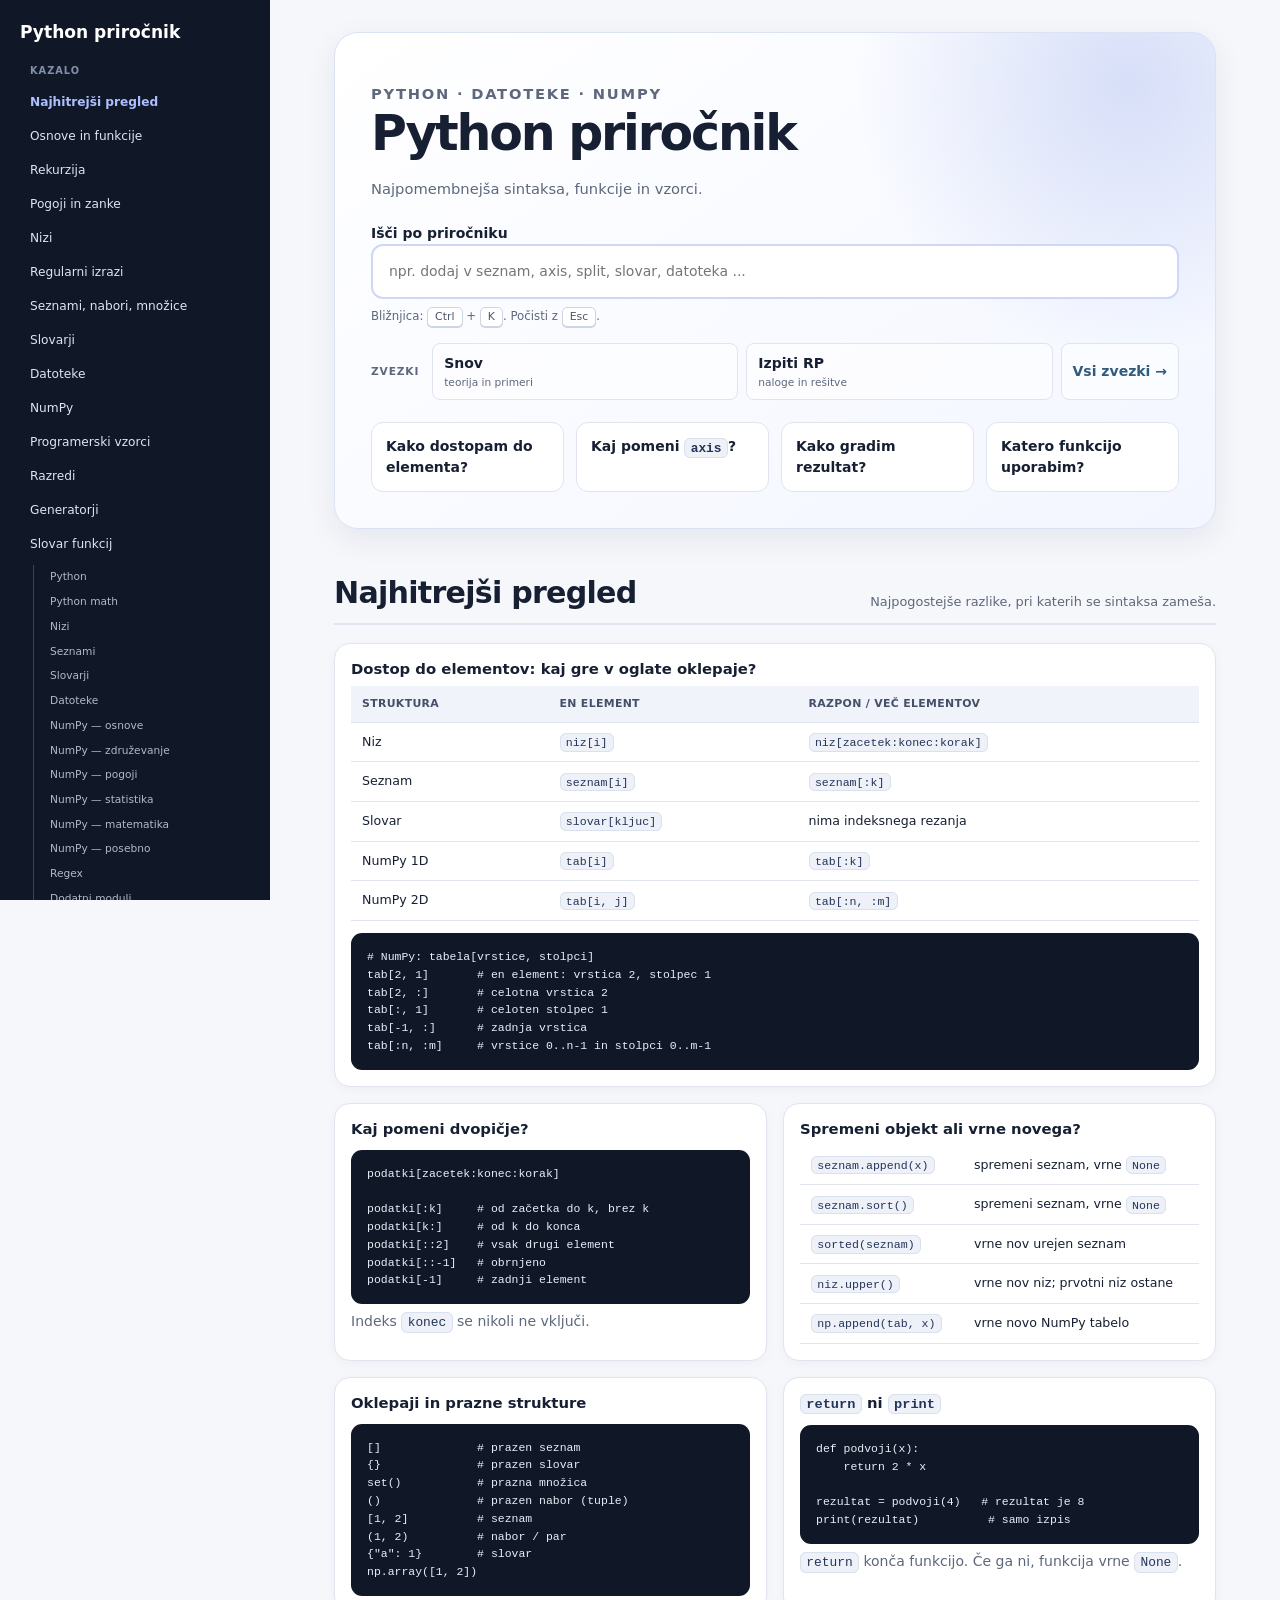
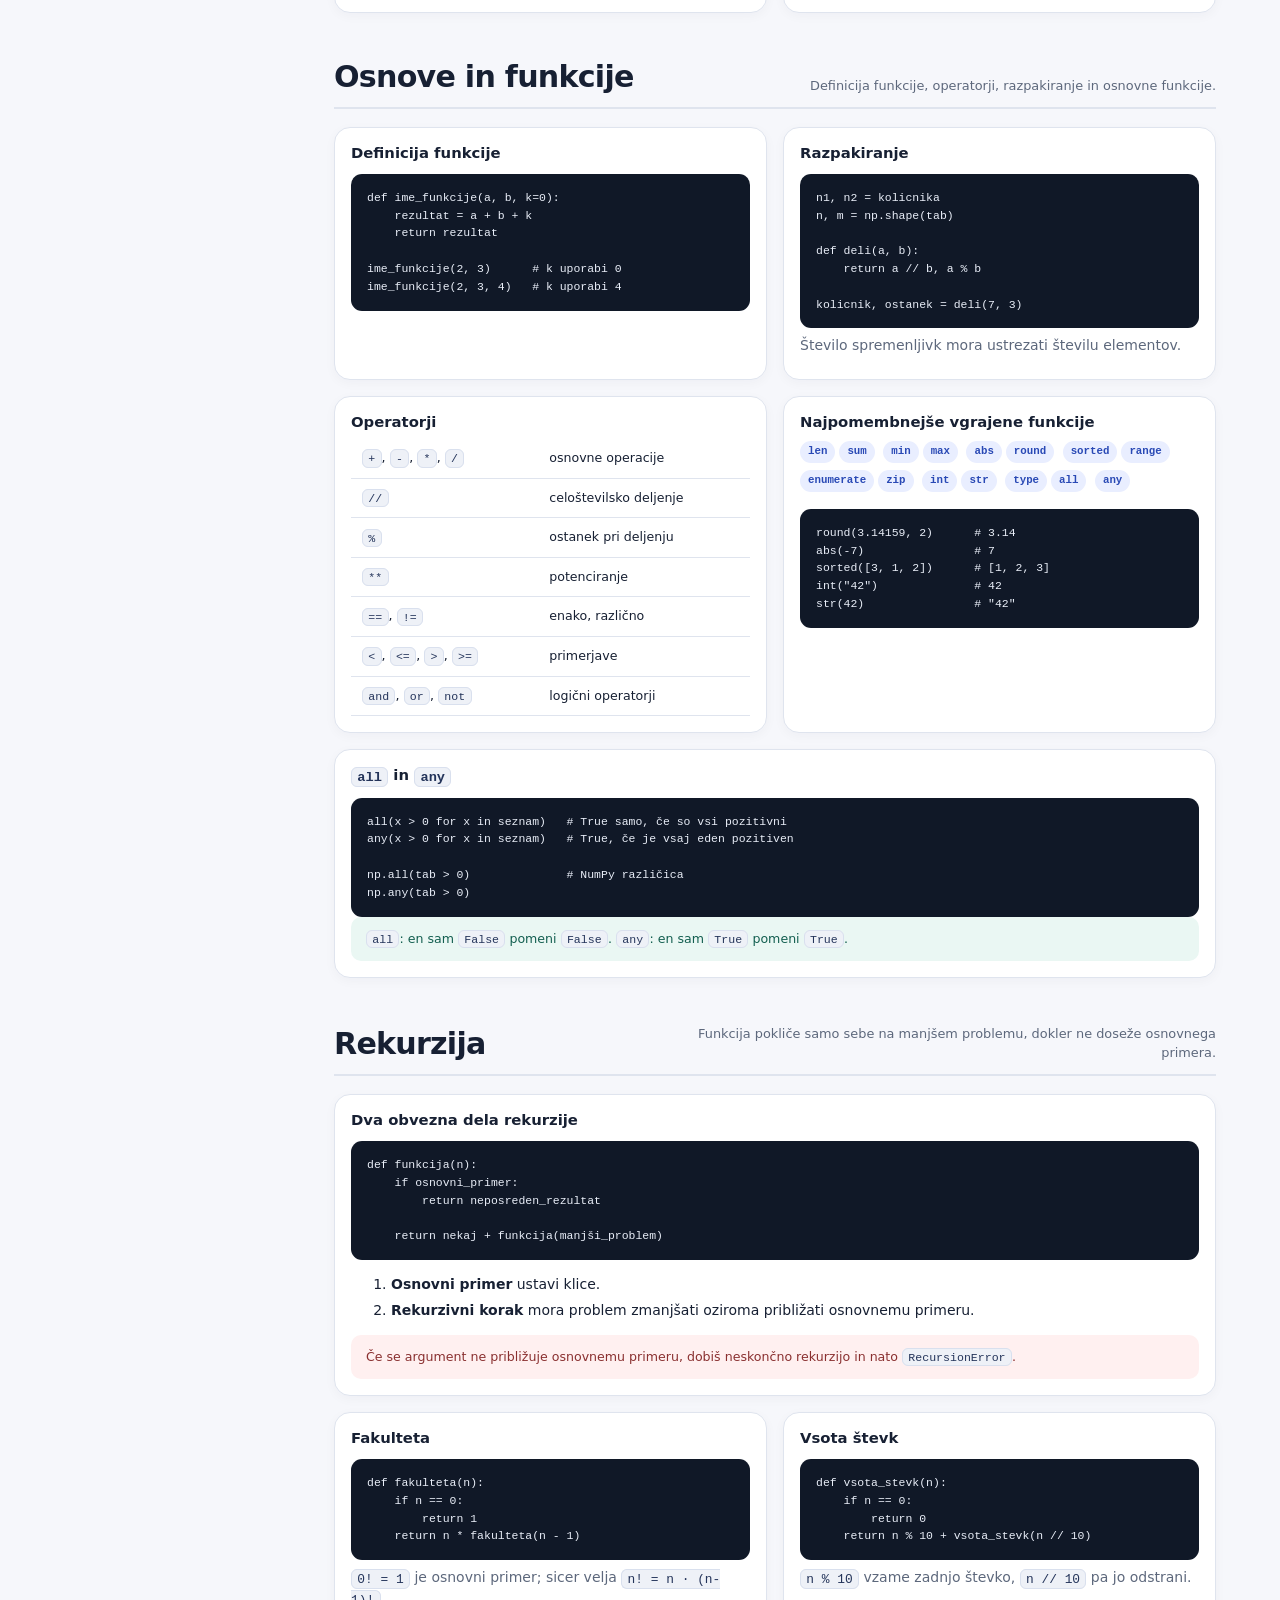
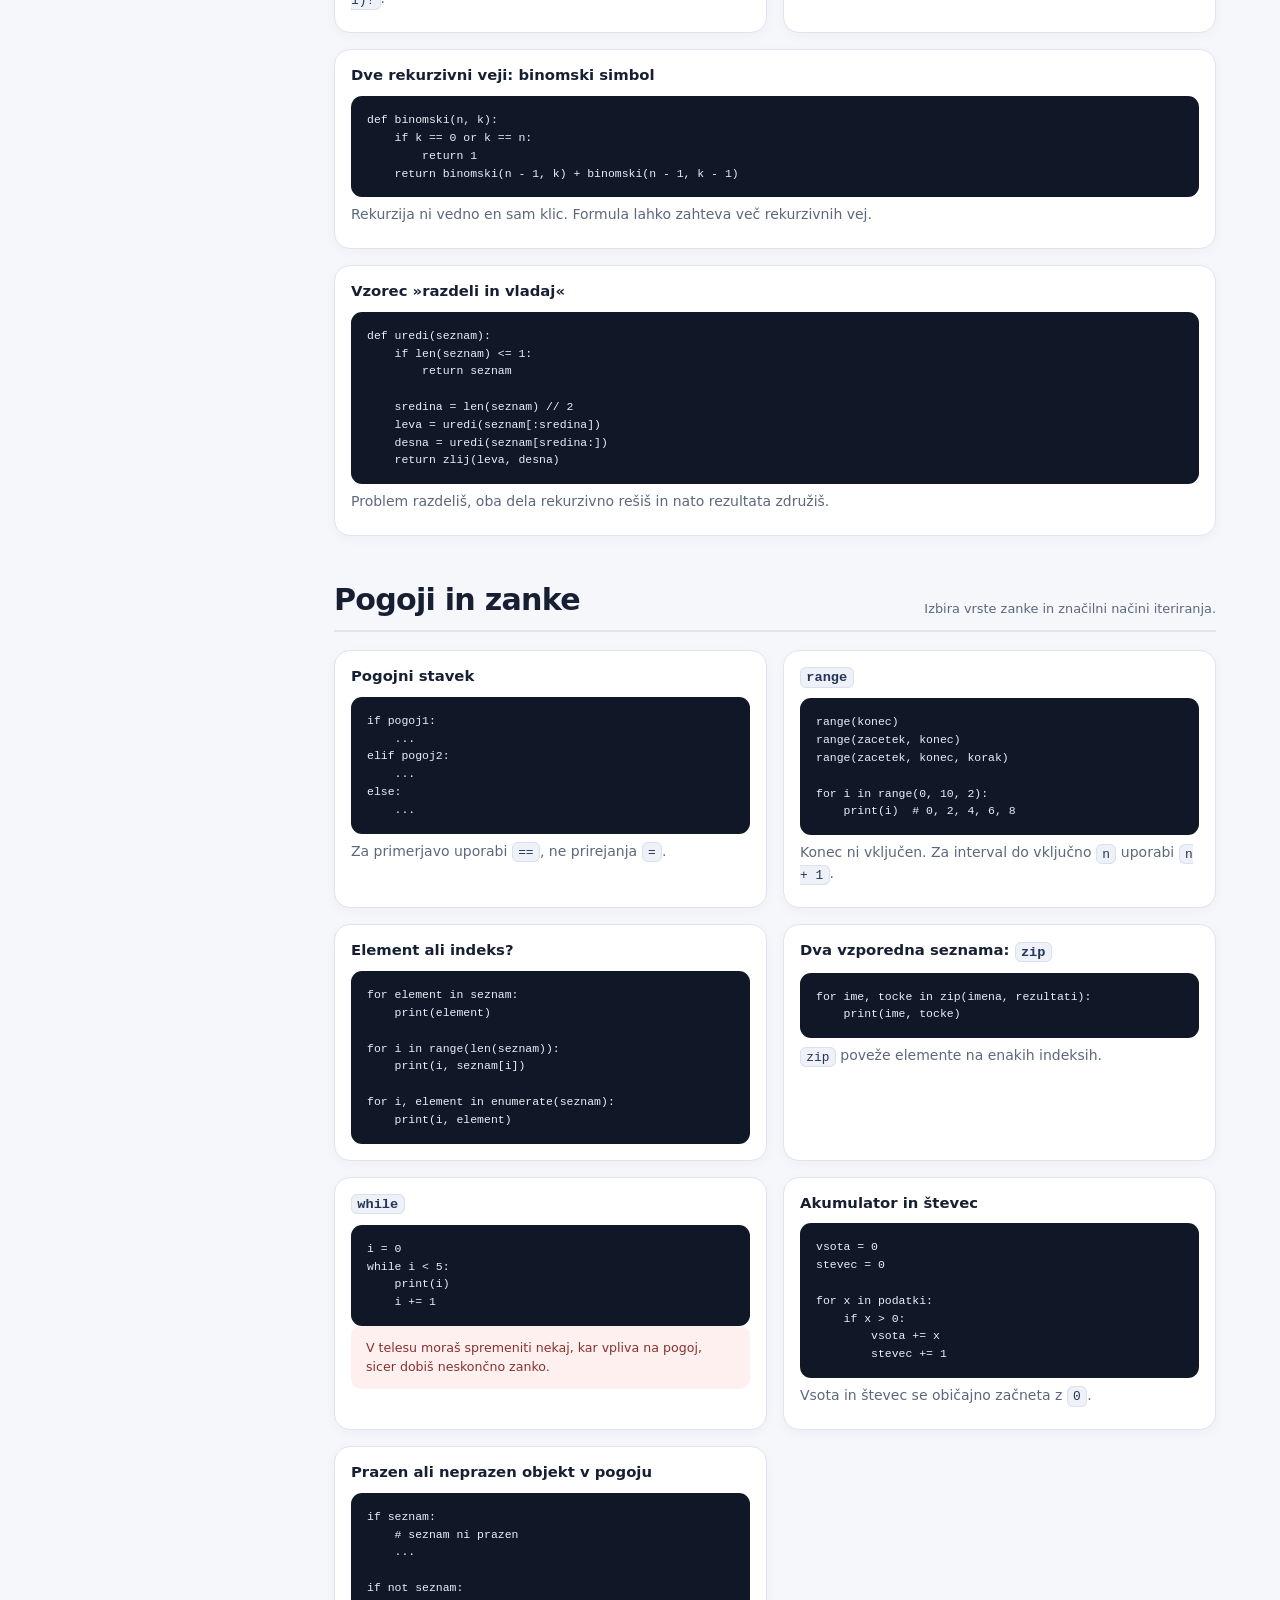
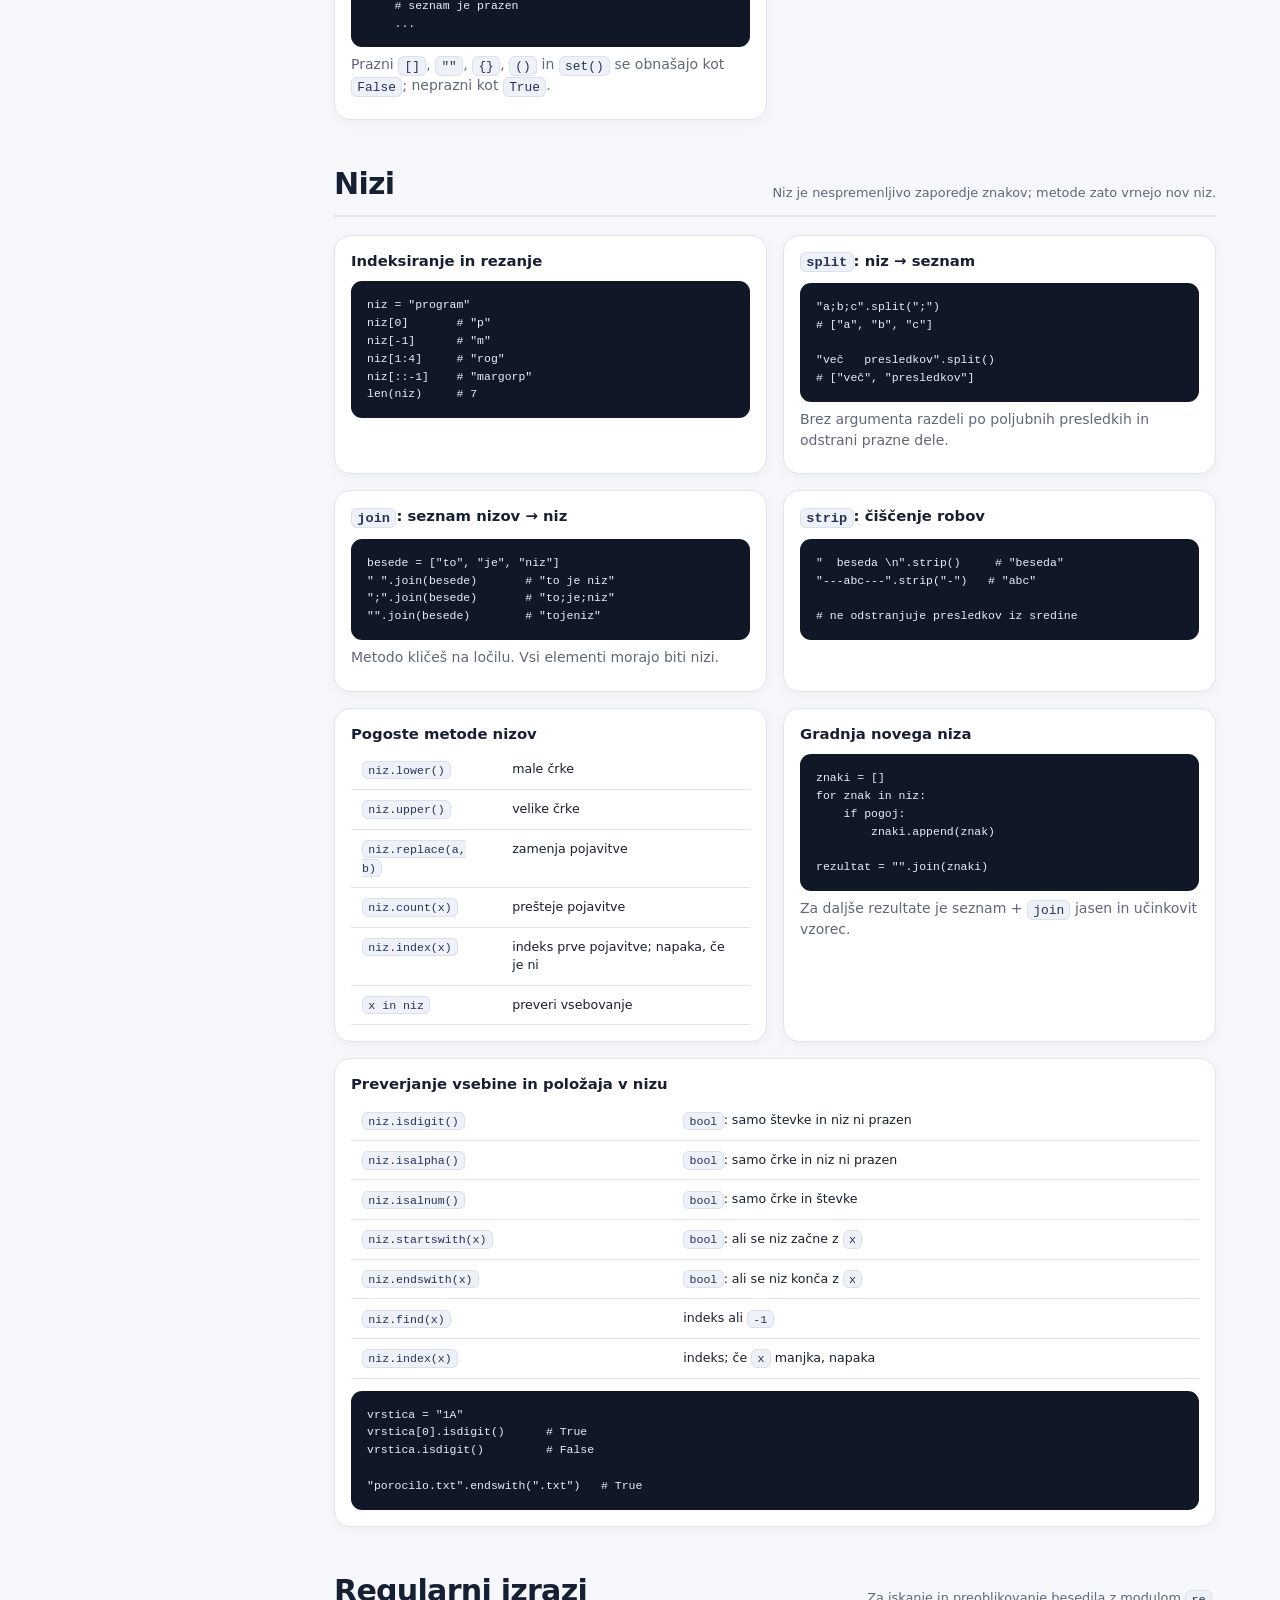
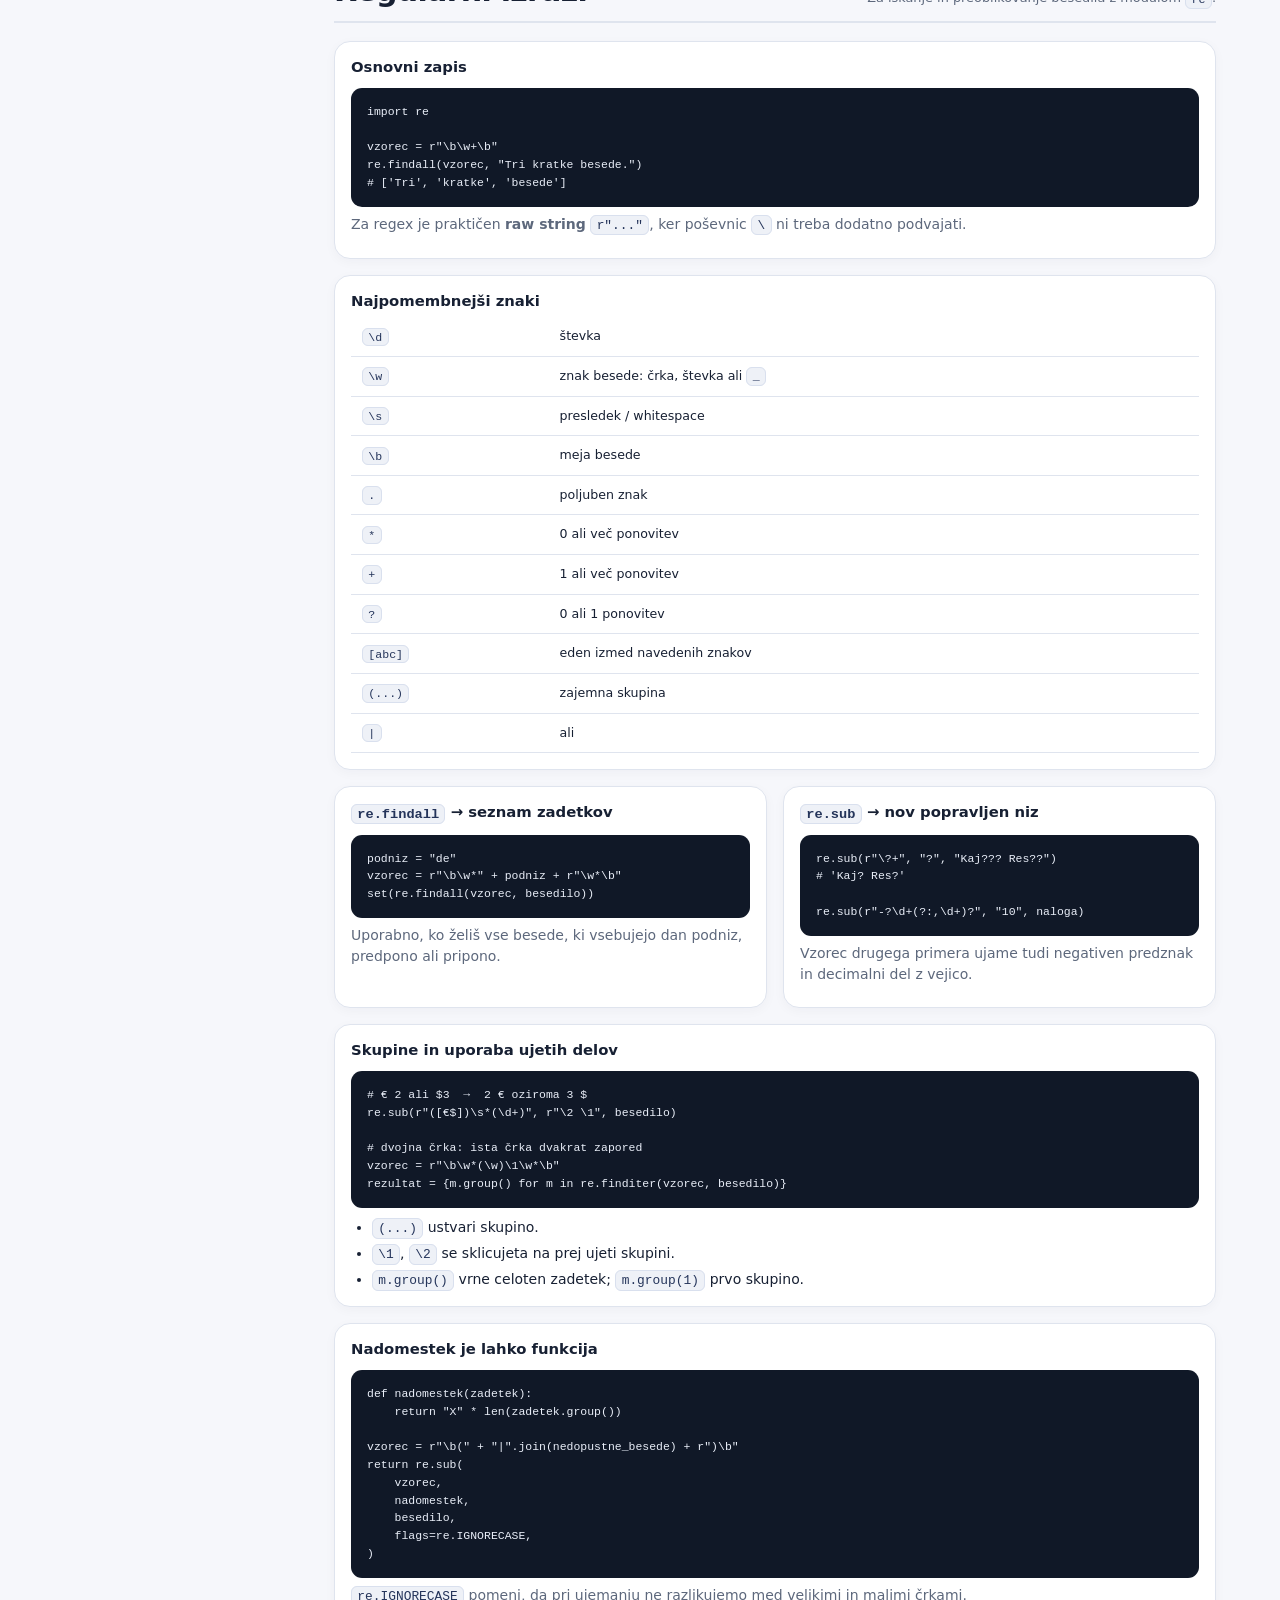
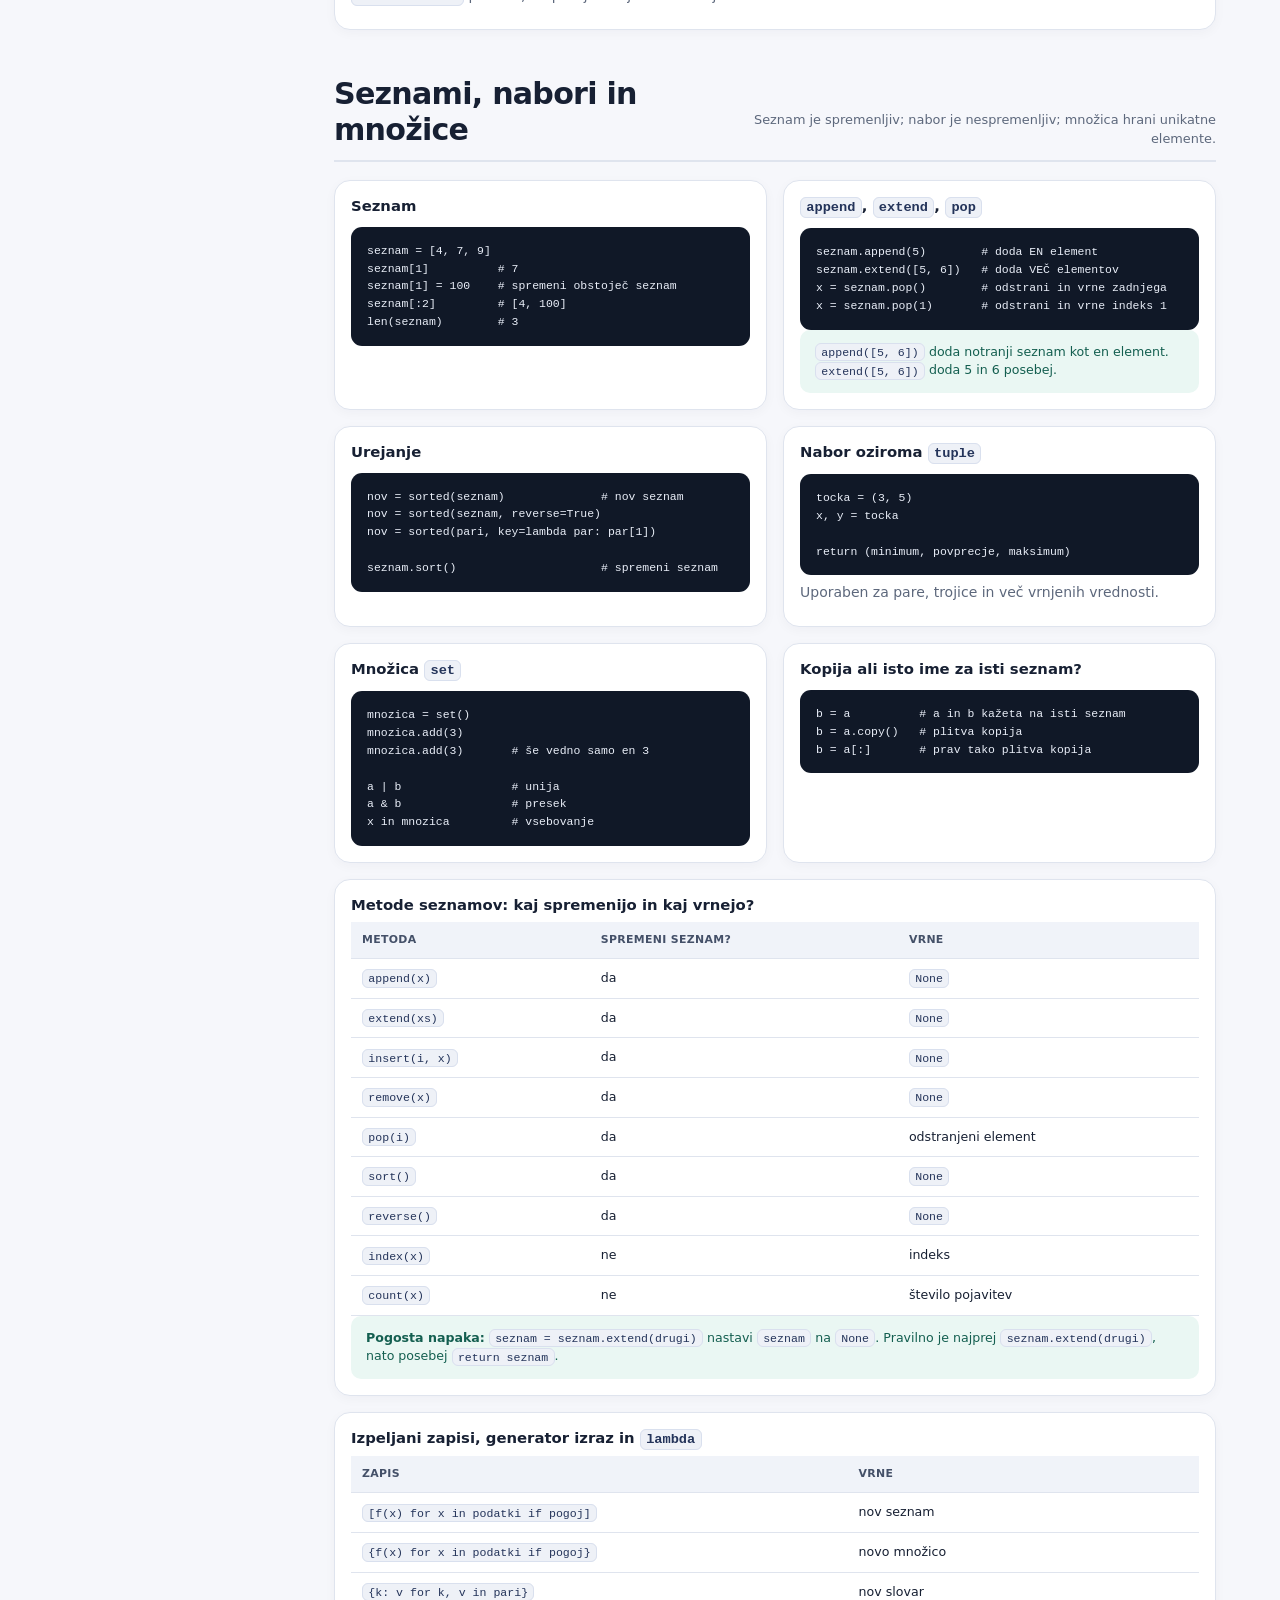
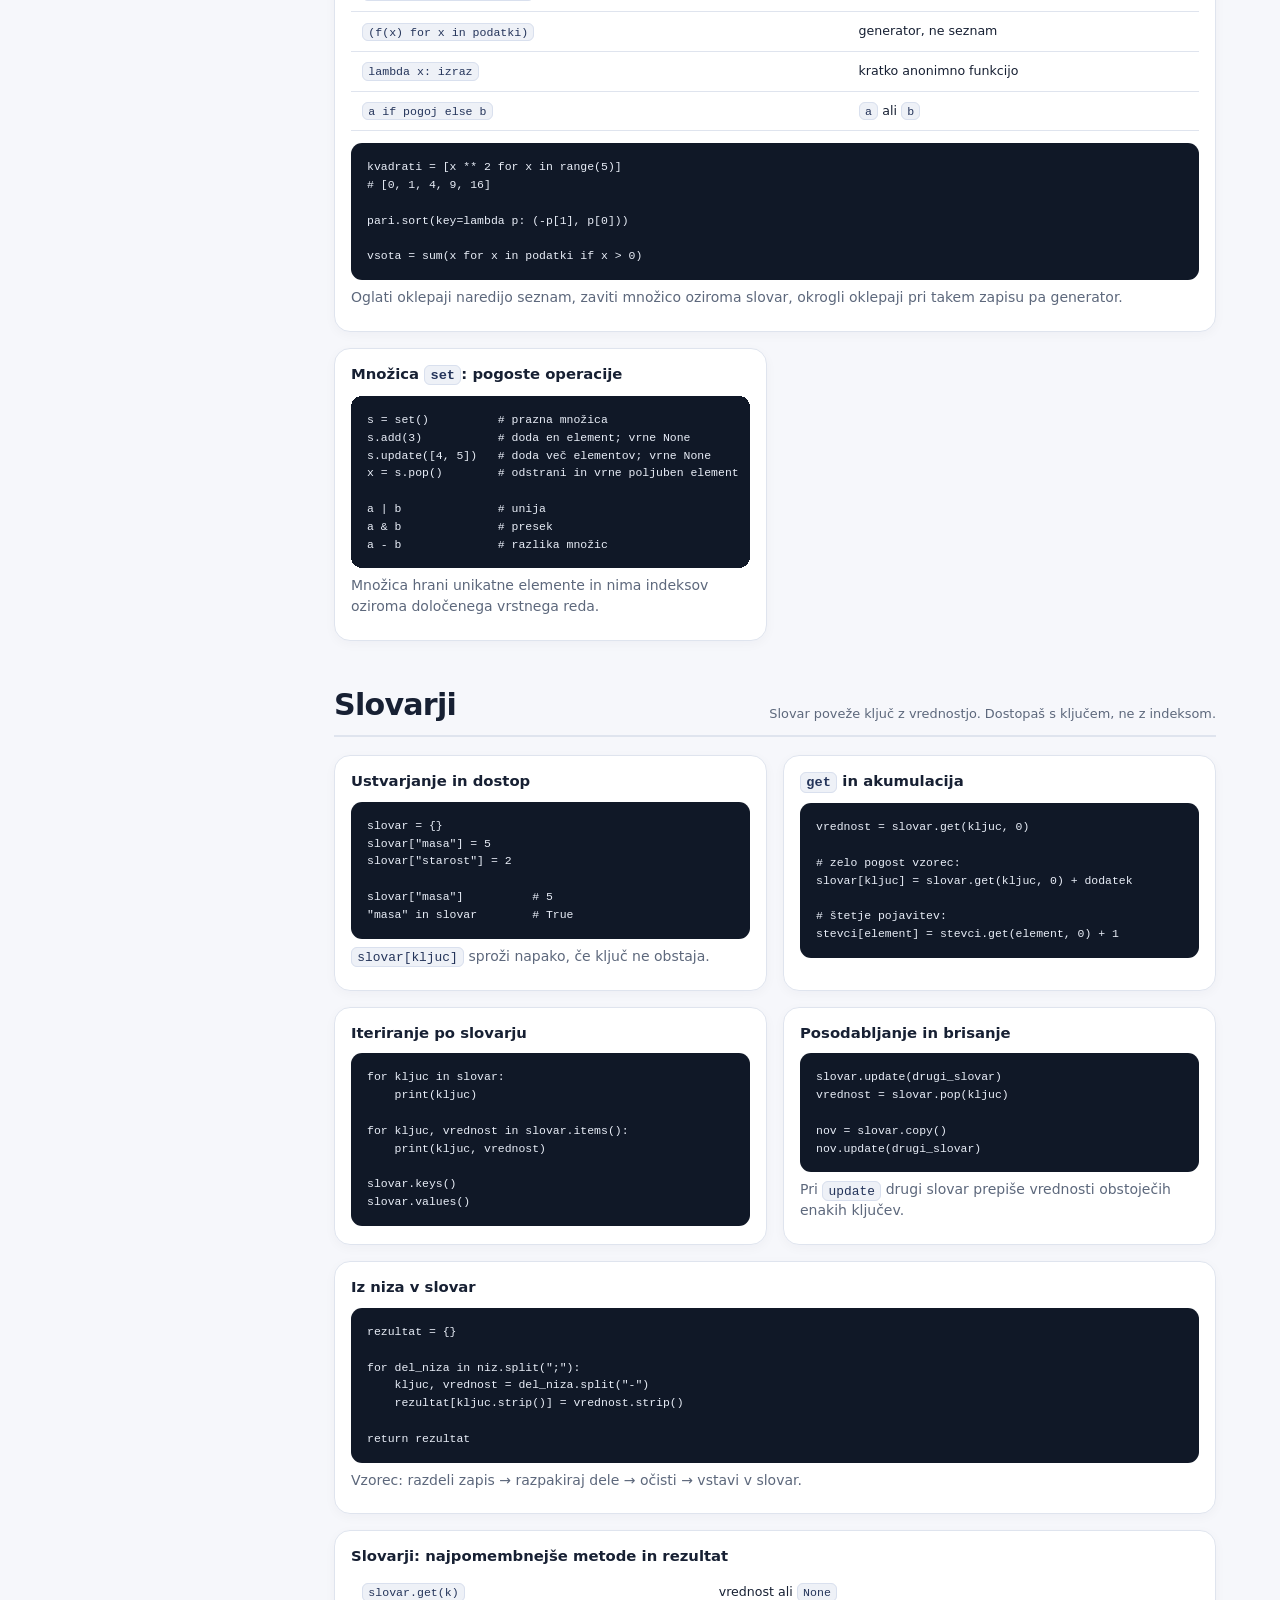
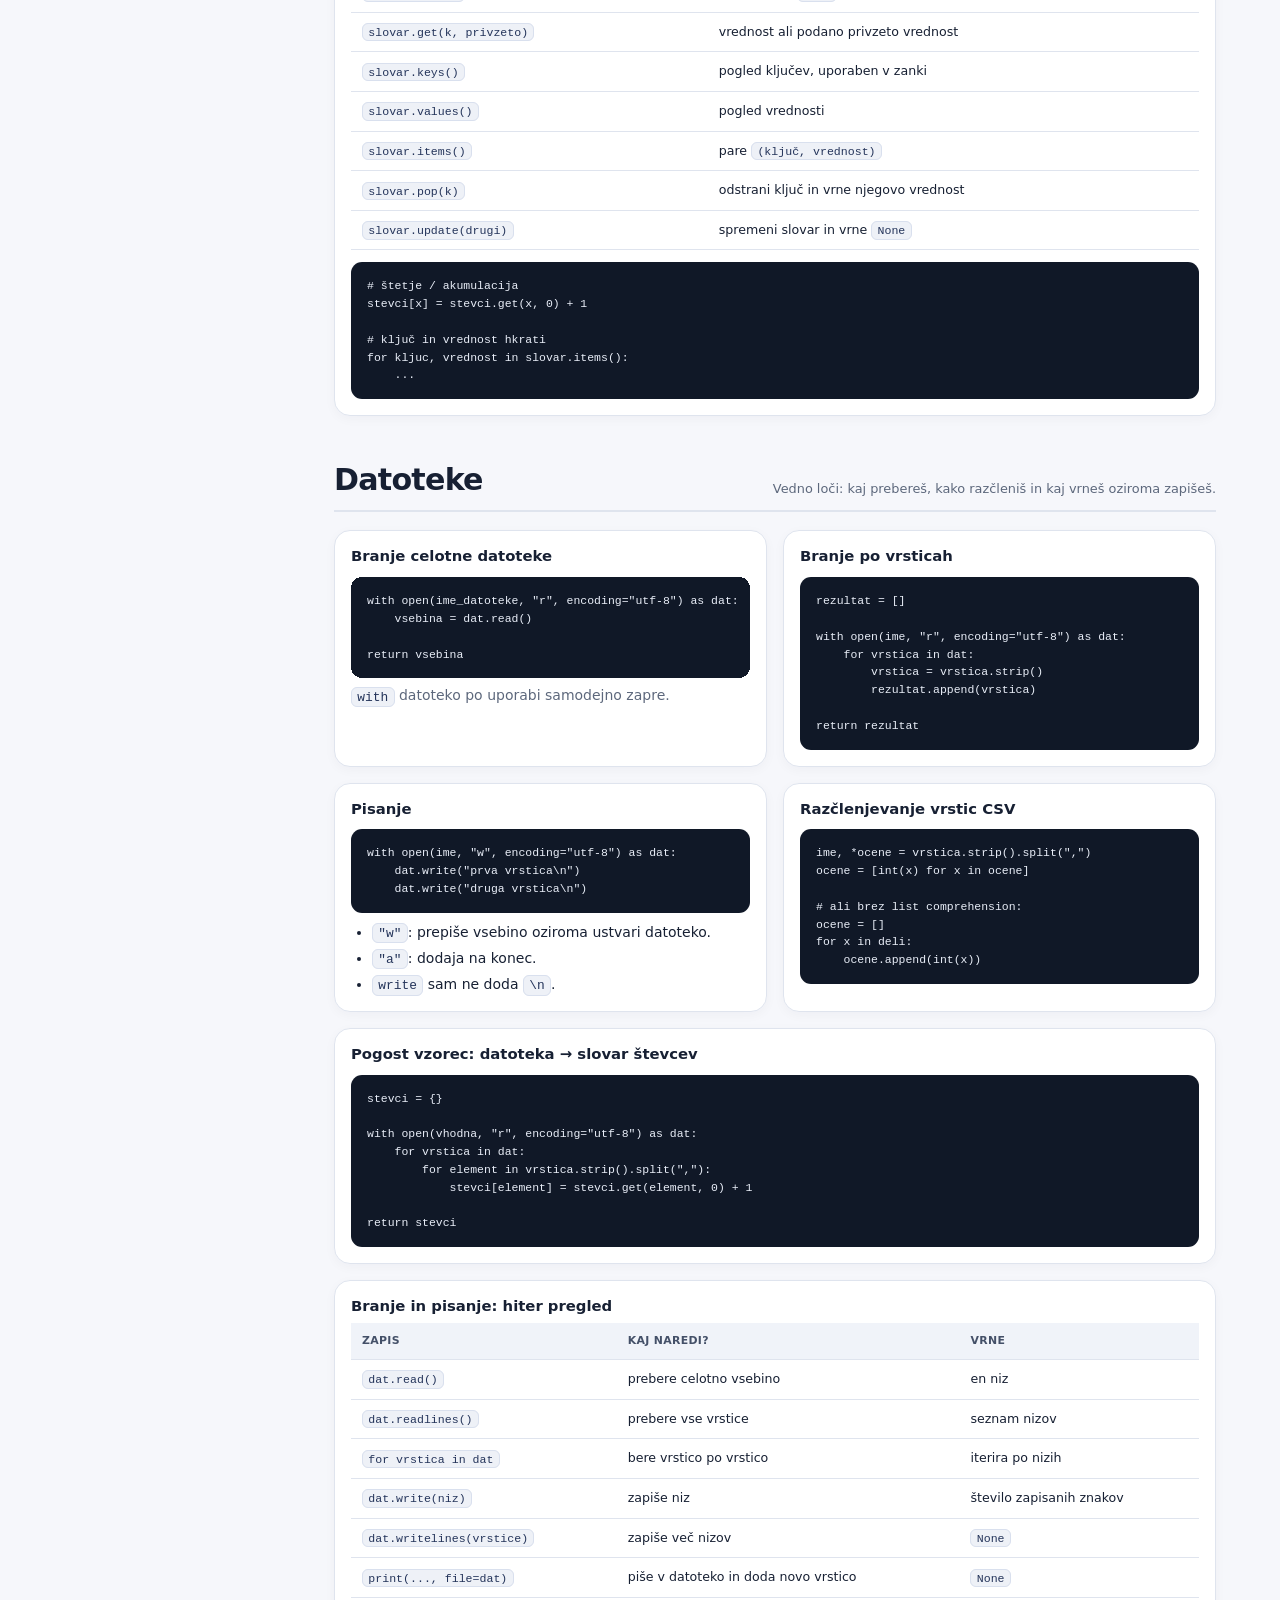
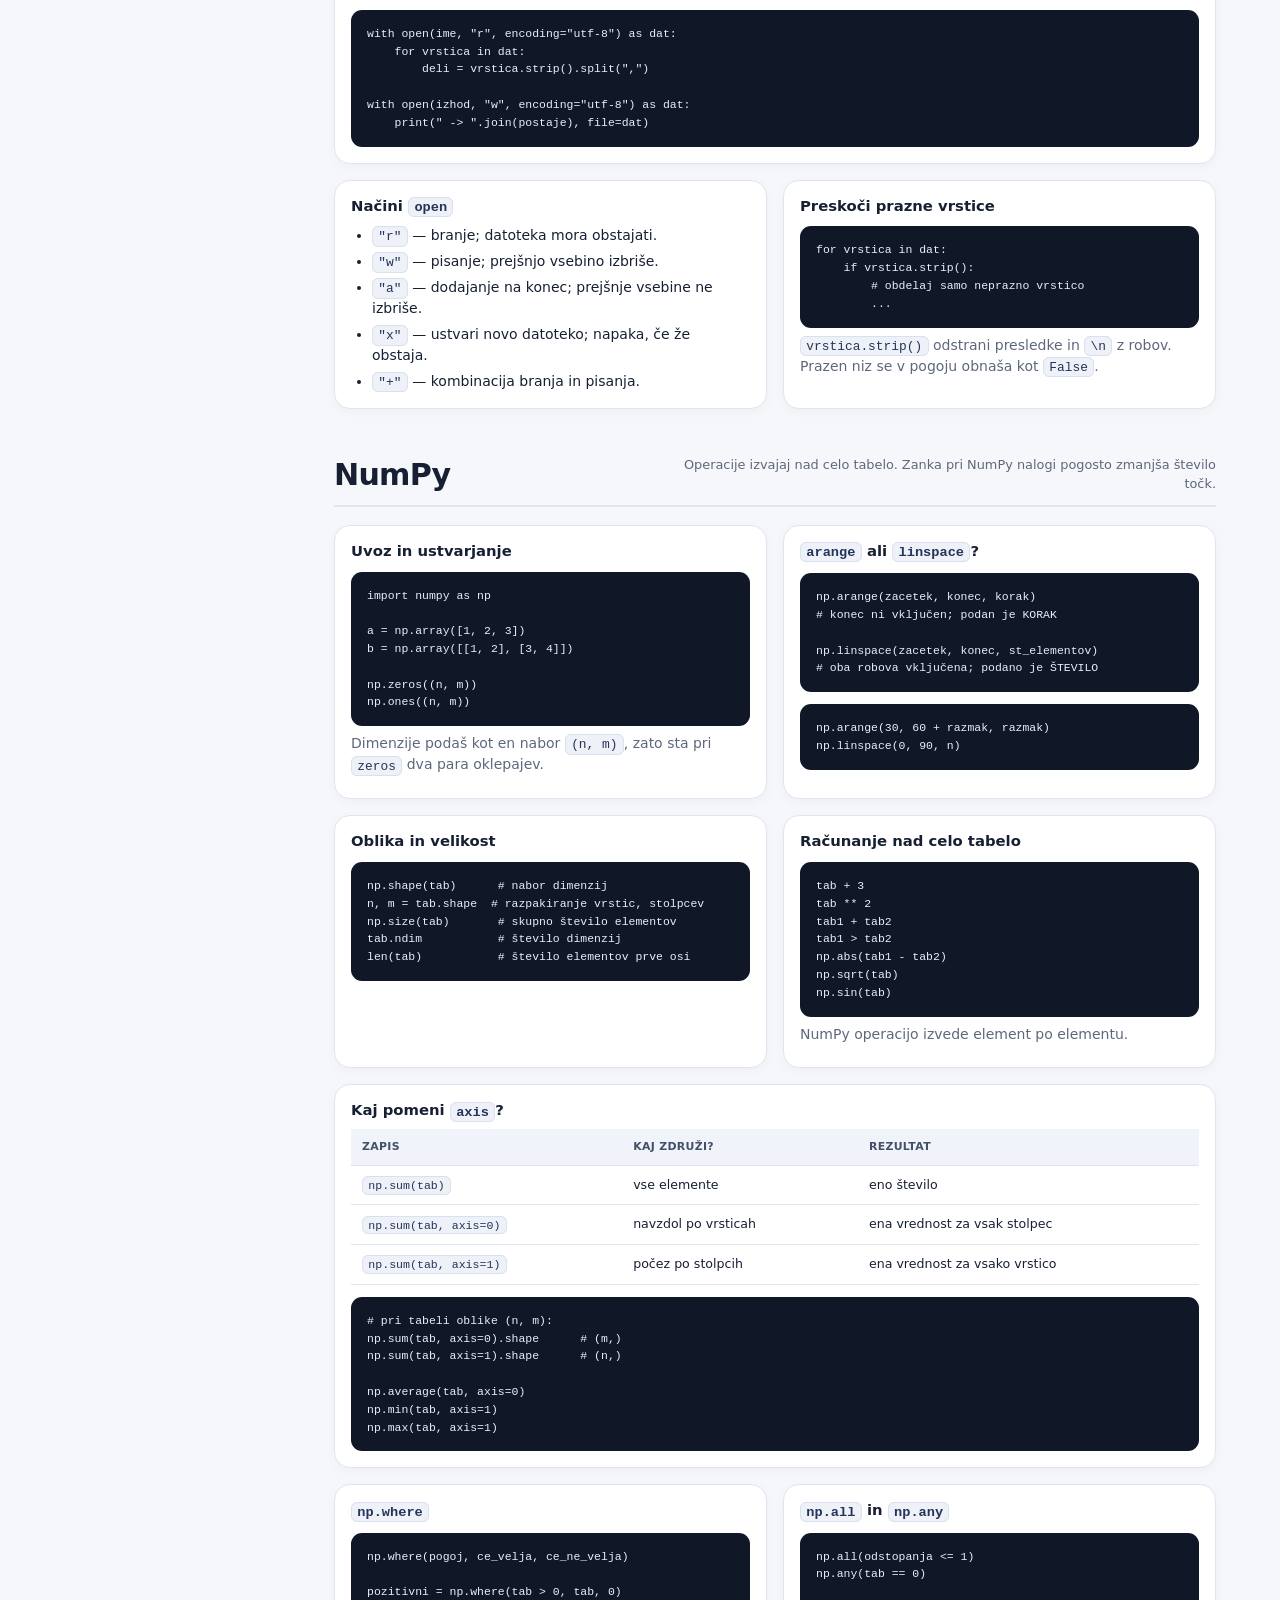
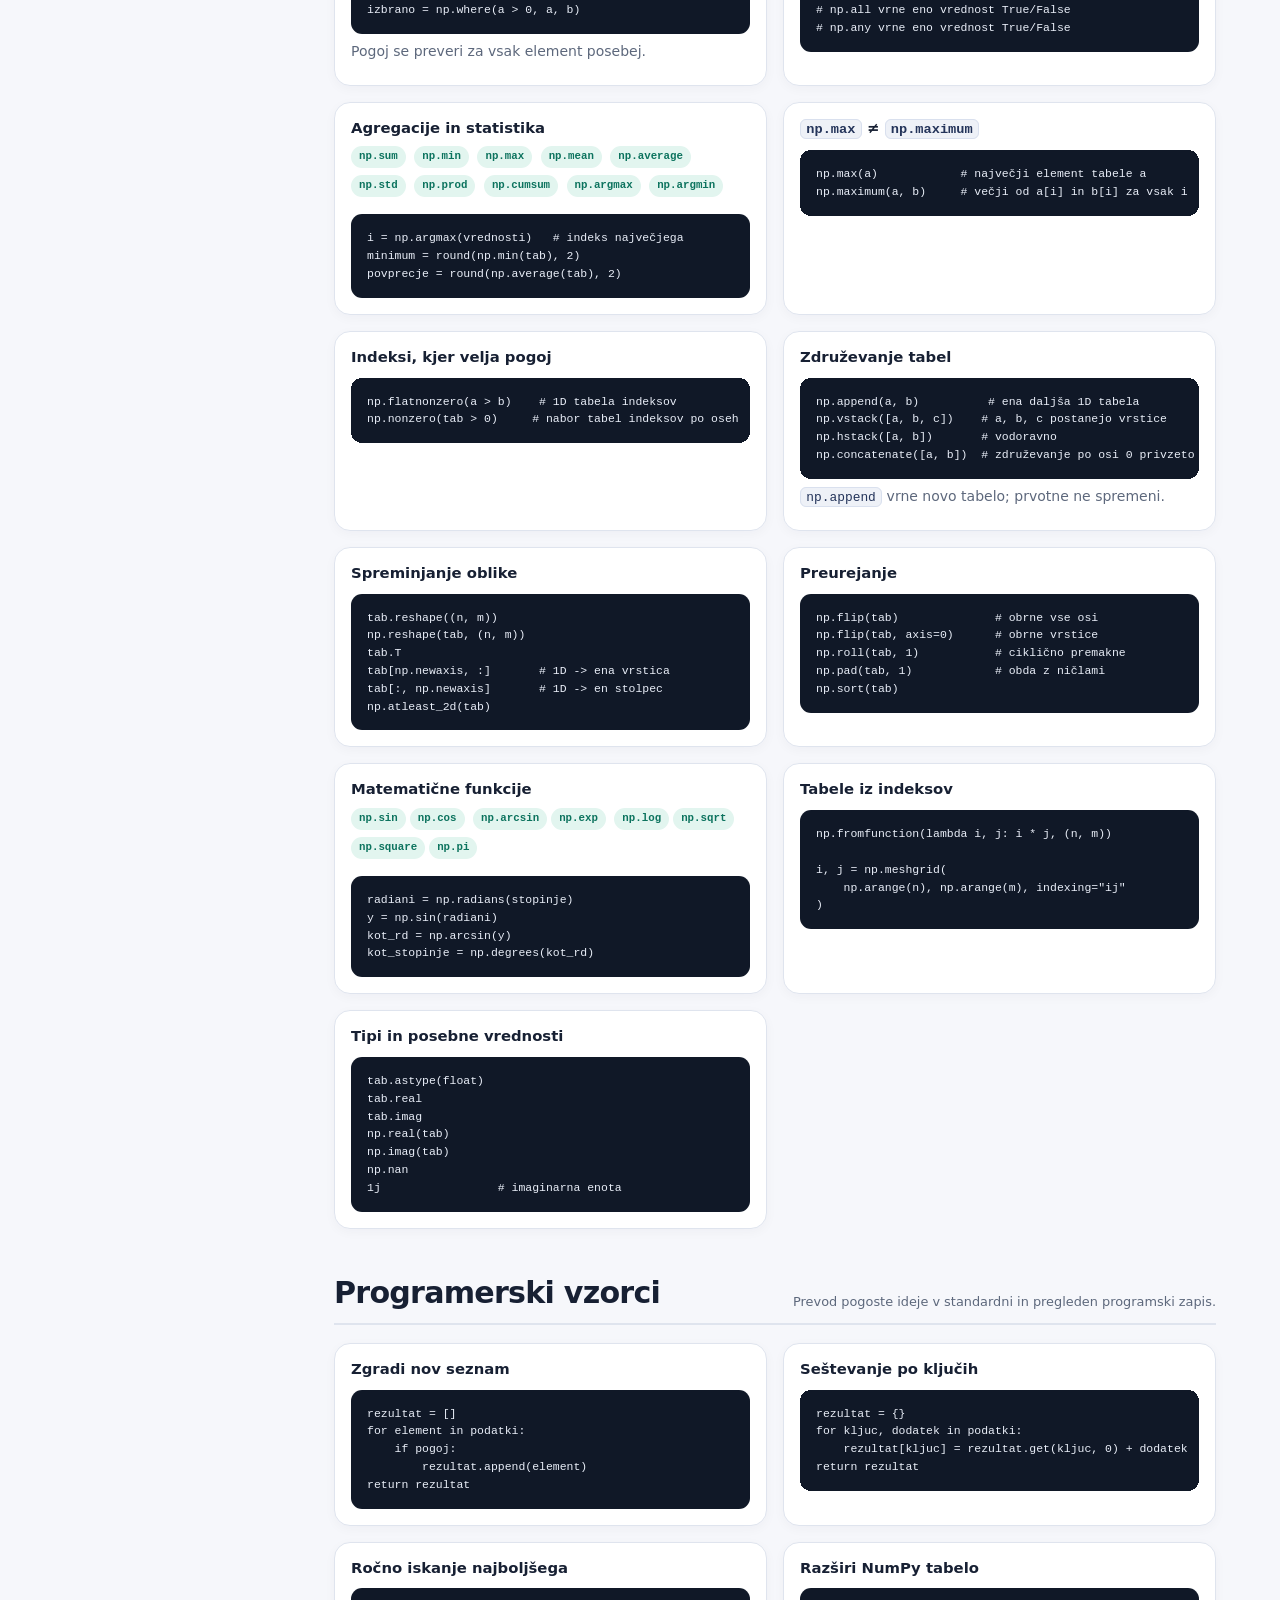
<file: index.html>
<!doctype html>
<html lang="sl">
  <head>
    <meta charset="utf-8" />
    <meta name="viewport" content="width=device-width, initial-scale=1" />
    <meta
      name="description"
      content="Hiter pregled Python in NumPy sintakse."
    />
    <title>Python & NumPy — priročnik</title>
    <link rel="stylesheet" href="styles.css" />
    <script src="app.js" defer></script>
  </head>
  <body>
    <div class="layout">
      <aside class="sidebar">
        <h2 class="brand">Python & NumPy</h2>
        <p class="brand-subtitle">Hitri izpitni priročnik</p>

        <div class="nav-label">Kazalo</div>
        <nav class="nav" aria-label="Glavno kazalo">
          <a class="emphasis" href="#hitro">Najhitrejši pregled</a>
          <a href="#osnove">Osnove in funkcije</a>
          <a href="#zanke">Pogoji in zanke</a>
          <a href="#nizi">Nizi</a>
          <a href="#seznami">Seznami, nabori, množice</a>
          <a href="#slovarji">Slovarji</a>
          <a href="#datoteke">Datoteke</a>
          <a href="#numpy">NumPy</a>
          <a href="#vzorci">Izpitni vzorci</a>
          <a href="#razredi">Razredi</a>
          <a href="#funkcije">Indeks funkcij</a>
          <a href="https://github.com/Neja2502/python_school/blob/main/snov.ipynb">Celoten zvezek</a>
        </nav>
      </aside>

      <main class="content">
        <header class="hero">
          <p class="eyebrow">Python · datoteke · NumPy</p>
          <h1>Python priročnik</h1>
        # <p>
            Najpomembnejša sintaksa, funkcije in vzorci.
         </p>

          <div class="search-wrap">
            <label for="search"><strong>Išči po priročniku</strong></label>
            <input
              id="search"
              type="search"
              placeholder="npr. dodaj v seznam, axis, split, slovar, datoteka ..."
              autocomplete="off"
            />
            <div class="search-hint">
              Bližnjica: <span class="shortcut">Ctrl</span> +
              <span class="shortcut">K</span>. Počisti z
              <span class="shortcut">Esc</span>.
            </div>
          </div>

          <div class="notice">
            Pred uporabo na izpitu preveri, ali so internet in lastni zapiski
            dovoljeni. Stran ne uporablja umetne inteligence in po nalaganju ne
            pošilja podatkov nikamor.
          </div>

          <div class="quick-links">
            <a href="#indeksiranje">Kako dostopam do elementa?</a>
            <a href="#axis">Kaj pomeni <code>axis</code>?</a>
            <a href="#gradnja">Kako gradim rezultat?</a>
            <a href="#izbira-funkcije">Katero funkcijo uporabim?</a>
          </div>
        </header>

        <div id="no-results" class="no-results">
          Ni zadetkov. Poskusi s krajšim izrazom ali imenom funkcije.
        </div>

        <section id="hitro" class="section">
          <div class="section-heading">
            <h2>Najhitrejši pregled</h2>
            <p>Najpogostejše razlike, pri katerih se sintaksa zameša.</p>
          </div>

          <div class="grid">
            <article id="indeksiranje" class="card wide search-item" data-keywords="indeksiranje dostop element rezanje vrstica stolpec ključ">
              <h3>Dostop do elementov: kaj gre v oglate oklepaje?</h3>
              <div class="table-wrap">
                <table>
                  <thead>
                    <tr><th>Struktura</th><th>En element</th><th>Razpon / več elementov</th></tr>
                  </thead>
                  <tbody>
                    <tr><td>Niz</td><td><code>niz[i]</code></td><td><code>niz[zacetek:konec:korak]</code></td></tr>
                    <tr><td>Seznam</td><td><code>seznam[i]</code></td><td><code>seznam[:k]</code></td></tr>
                    <tr><td>Slovar</td><td><code>slovar[kljuc]</code></td><td>nima indeksnega rezanja</td></tr>
                    <tr><td>NumPy 1D</td><td><code>tab[i]</code></td><td><code>tab[:k]</code></td></tr>
                    <tr><td>NumPy 2D</td><td><code>tab[i, j]</code></td><td><code>tab[:n, :m]</code></td></tr>
                  </tbody>
                </table>
              </div>
              <pre><code># NumPy: tabela[vrstice, stolpci]
tab[2, 1]       # en element: vrstica 2, stolpec 1
tab[2, :]       # celotna vrstica 2
tab[:, 1]       # celoten stolpec 1
tab[-1, :]      # zadnja vrstica
tab[:n, :m]     # vrstice 0..n-1 in stolpci 0..m-1</code></pre>
            </article>

            <article class="card search-item" data-keywords="dvopičje rez slicing začetek konec korak">
              <h3>Kaj pomeni dvopičje?</h3>
              <pre><code>podatki[zacetek:konec:korak]

podatki[:k]     # od začetka do k, brez k
podatki[k:]     # od k do konca
podatki[::2]    # vsak drugi element
podatki[::-1]   # obrnjeno
podatki[-1]     # zadnji element</code></pre>
              <p>Indeks <code>konec</code> se nikoli ne vključi.</p>
            </article>

            <article class="card search-item" data-keywords="spremeni vrne None mutable append sort numpy">
              <h3>Spremeni objekt ali vrne novega?</h3>
              <div class="table-wrap">
                <table>
                  <tbody>
                    <tr><td><code>seznam.append(x)</code></td><td>spremeni seznam, vrne <code>None</code></td></tr>
                    <tr><td><code>seznam.sort()</code></td><td>spremeni seznam, vrne <code>None</code></td></tr>
                    <tr><td><code>sorted(seznam)</code></td><td>vrne nov urejen seznam</td></tr>
                    <tr><td><code>niz.upper()</code></td><td>vrne nov niz; prvotni niz ostane</td></tr>
                    <tr><td><code>np.append(tab, x)</code></td><td>vrne novo NumPy tabelo</td></tr>
                  </tbody>
                </table>
              </div>
            </article>

            <article class="card search-item" data-keywords="oklepaji podatkovne strukture prazno tuple par">
              <h3>Oklepaji in prazne strukture</h3>
              <pre><code>[]              # prazen seznam
{}              # prazen slovar
set()           # prazna množica
()              # prazen nabor (tuple)
[1, 2]          # seznam
(1, 2)          # nabor / par
{"a": 1}        # slovar
np.array([1, 2])</code></pre>
            </article>

            <article class="card search-item" data-keywords="return print zamik funkcija rezultat">
              <h3><code>return</code> ni <code>print</code></h3>
              <pre><code>def podvoji(x):
    return 2 * x

rezultat = podvoji(4)   # rezultat je 8
print(rezultat)          # samo izpis</code></pre>
              <p><code>return</code> konča funkcijo. Če ga ni, funkcija vrne <code>None</code>.</p>
            </article>
          </div>
        </section>

        <section id="osnove" class="section">
          <div class="section-heading">
            <h2>Osnove in funkcije</h2>
            <p>Definicija funkcije, operatorji, razpakiranje in osnovne funkcije.</p>
          </div>

          <div class="grid">
            <article class="card search-item" data-keywords="def funkcija argument parameter privzeta vrednost return">
              <h3>Definicija funkcije</h3>
              <pre><code>def ime_funkcije(a, b, k=0):
    rezultat = a + b + k
    return rezultat

ime_funkcije(2, 3)      # k uporabi 0
ime_funkcije(2, 3, 4)   # k uporabi 4</code></pre>
            </article>

            <article class="card search-item" data-keywords="razpakiranje tuple nabor par več return vrednosti">
              <h3>Razpakiranje</h3>
              <pre><code>n1, n2 = kolicnika
n, m = np.shape(tab)

def deli(a, b):
    return a // b, a % b

kolicnik, ostanek = deli(7, 3)</code></pre>
              <p>Število spremenljivk mora ustrezati številu elementov.</p>
            </article>

            <article class="card search-item" data-keywords="operatorji deljenje modulo potenca primerjava logični">
              <h3>Operatorji</h3>
              <div class="table-wrap">
                <table>
                  <tbody>
                    <tr><td><code>+</code>, <code>-</code>, <code>*</code>, <code>/</code></td><td>osnovne operacije</td></tr>
                    <tr><td><code>//</code></td><td>celoštevilsko deljenje</td></tr>
                    <tr><td><code>%</code></td><td>ostanek pri deljenju</td></tr>
                    <tr><td><code>**</code></td><td>potenciranje</td></tr>
                    <tr><td><code>==</code>, <code>!=</code></td><td>enako, različno</td></tr>
                    <tr><td><code>&lt;</code>, <code>&lt;=</code>, <code>&gt;</code>, <code>&gt;=</code></td><td>primerjave</td></tr>
                    <tr><td><code>and</code>, <code>or</code>, <code>not</code></td><td>logični operatorji</td></tr>
                  </tbody>
                </table>
              </div>
            </article>

            <article class="card search-item" data-keywords="osnovne funkcije len sum min max abs round sorted type int str enumerate zip">
              <h3>Najpomembnejše vgrajene funkcije</h3>
              <p>
                <span class="tag">len</span><span class="tag">sum</span>
                <span class="tag">min</span><span class="tag">max</span>
                <span class="tag">abs</span><span class="tag">round</span>
                <span class="tag">sorted</span><span class="tag">range</span>
                <span class="tag">enumerate</span><span class="tag">zip</span>
                <span class="tag">int</span><span class="tag">str</span>
                <span class="tag">type</span><span class="tag">all</span>
                <span class="tag">any</span>
              </p>
              <pre><code>round(3.14159, 2)      # 3.14
abs(-7)                # 7
sorted([3, 1, 2])      # [1, 2, 3]
int("42")              # 42
str(42)                # "42"</code></pre>
            </article>

            <article class="card wide search-item" data-keywords="all any vsi vsaj en pogoj generator">
              <h3><code>all</code> in <code>any</code></h3>
              <pre><code>all(x &gt; 0 for x in seznam)   # True samo, če so vsi pozitivni
any(x &gt; 0 for x in seznam)   # True, če je vsaj eden pozitiven

np.all(tab &gt; 0)              # NumPy različica
np.any(tab &gt; 0)</code></pre>
              <div class="callout"><code>all</code>: en sam <code>False</code> pomeni <code>False</code>. <code>any</code>: en sam <code>True</code> pomeni <code>True</code>.</div>
            </article>
          </div>
        </section>

        <section id="zanke" class="section">
          <div class="section-heading">
            <h2>Pogoji in zanke</h2>
            <p>Izbira vrste zanke in značilni načini iteriranja.</p>
          </div>

          <div class="grid">
            <article class="card search-item" data-keywords="if elif else pogoj">
              <h3>Pogojni stavek</h3>
              <pre><code>if pogoj1:
    ...
elif pogoj2:
    ...
else:
    ...</code></pre>
              <p>Za primerjavo uporabi <code>==</code>, ne prirejanja <code>=</code>.</p>
            </article>

            <article class="card search-item" data-keywords="range začetek konec korak for indeks">
              <h3><code>range</code></h3>
              <pre><code>range(konec)
range(zacetek, konec)
range(zacetek, konec, korak)

for i in range(0, 10, 2):
    print(i)  # 0, 2, 4, 6, 8</code></pre>
              <p>Konec ni vključen. Za interval do vključno <code>n</code> uporabi <code>n + 1</code>.</p>
            </article>

            <article class="card search-item" data-keywords="for element indeks enumerate">
              <h3>Element ali indeks?</h3>
              <pre><code>for element in seznam:
    print(element)

for i in range(len(seznam)):
    print(i, seznam[i])

for i, element in enumerate(seznam):
    print(i, element)</code></pre>
            </article>

            <article class="card search-item" data-keywords="zip vzporedni seznami pari">
              <h3>Dva vzporedna seznama: <code>zip</code></h3>
              <pre><code>for ime, tocke in zip(imena, rezultati):
    print(ime, tocke)</code></pre>
              <p><code>zip</code> poveže elemente na enakih indeksih.</p>
            </article>

            <article class="card search-item" data-keywords="while dokler števec posodabljanje neskončna zanka">
              <h3><code>while</code></h3>
              <pre><code>i = 0
while i &lt; 5:
    print(i)
    i += 1</code></pre>
              <div class="callout danger">V telesu moraš spremeniti nekaj, kar vpliva na pogoj, sicer dobiš neskončno zanko.</div>
            </article>

            <article class="card search-item" data-keywords="akumulator števec vsota začetna vrednost">
              <h3>Akumulator in števec</h3>
              <pre><code>vsota = 0
stevec = 0

for x in podatki:
    if x &gt; 0:
        vsota += x
        stevec += 1</code></pre>
              <p>Vsota in števec se običajno začneta z <code>0</code>.</p>
            </article>
          </div>
        </section>

        <section id="nizi" class="section">
          <div class="section-heading">
            <h2>Nizi</h2>
            <p>Niz je nespremenljivo zaporedje znakov; metode zato vrnejo nov niz.</p>
          </div>

          <div class="grid">
            <article class="card search-item" data-keywords="niz indeks znak slicing rezanje obrat">
              <h3>Indeksiranje in rezanje</h3>
              <pre><code>niz = "program"
niz[0]       # "p"
niz[-1]      # "m"
niz[1:4]     # "rog"
niz[::-1]    # "margorp"
len(niz)     # 7</code></pre>
            </article>

            <article class="card search-item" data-keywords="split razdeli niz seznam delimiter ločilo">
              <h3><code>split</code>: niz → seznam</h3>
              <pre><code>"a;b;c".split(";")
# ["a", "b", "c"]

"več   presledkov".split()
# ["več", "presledkov"]</code></pre>
              <p>Brez argumenta razdeli po poljubnih presledkih in odstrani prazne dele.</p>
            </article>

            <article class="card search-item" data-keywords="join združi seznam niz separator ločilo">
              <h3><code>join</code>: seznam nizov → niz</h3>
              <pre><code>besede = ["to", "je", "niz"]
" ".join(besede)       # "to je niz"
";".join(besede)       # "to;je;niz"
"".join(besede)        # "tojeniz"</code></pre>
              <p>Metodo kličeš na ločilu. Vsi elementi morajo biti nizi.</p>
            </article>

            <article class="card search-item" data-keywords="strip odstrani presledke rob začetek konec">
              <h3><code>strip</code>: čiščenje robov</h3>
              <pre><code>"  beseda \n".strip()     # "beseda"
"---abc---".strip("-")   # "abc"

# ne odstranjuje presledkov iz sredine</code></pre>
            </article>

            <article class="card search-item" data-keywords="replace lower upper count index find metode niza">
              <h3>Pogoste metode nizov</h3>
              <div class="table-wrap">
                <table>
                  <tbody>
                    <tr><td><code>niz.lower()</code></td><td>male črke</td></tr>
                    <tr><td><code>niz.upper()</code></td><td>velike črke</td></tr>
                    <tr><td><code>niz.replace(a, b)</code></td><td>zamenja pojavitve</td></tr>
                    <tr><td><code>niz.count(x)</code></td><td>prešteje pojavitve</td></tr>
                    <tr><td><code>niz.index(x)</code></td><td>indeks prve pojavitve; napaka, če je ni</td></tr>
                    <tr><td><code>x in niz</code></td><td>preveri vsebovanje</td></tr>
                  </tbody>
                </table>
              </div>
            </article>

            <article id="gradnja" class="card search-item" data-keywords="gradnja novega niza append join">
              <h3>Gradnja novega niza</h3>
              <pre><code>znaki = []
for znak in niz:
    if pogoj:
        znaki.append(znak)

rezultat = "".join(znaki)</code></pre>
              <p>Za daljše rezultate je seznam + <code>join</code> jasen in učinkovit vzorec.</p>
            </article>
          </div>
        </section>

        <section id="seznami" class="section">
          <div class="section-heading">
            <h2>Seznami, nabori in množice</h2>
            <p>Seznam je spremenljiv; nabor je nespremenljiv; množica hrani unikatne elemente.</p>
          </div>

          <div class="grid">
            <article class="card search-item" data-keywords="seznam ustvarjanje indeksiranje spreminjanje">
              <h3>Seznam</h3>
              <pre><code>seznam = [4, 7, 9]
seznam[1]          # 7
seznam[1] = 100    # spremeni obstoječ seznam
seznam[:2]         # [4, 100]
len(seznam)        # 3</code></pre>
            </article>

            <article class="card search-item" data-keywords="append extend pop dodaj odstrani seznam">
              <h3><code>append</code>, <code>extend</code>, <code>pop</code></h3>
              <pre><code>seznam.append(5)        # doda EN element
seznam.extend([5, 6])   # doda VEČ elementov
x = seznam.pop()        # odstrani in vrne zadnjega
x = seznam.pop(1)       # odstrani in vrne indeks 1</code></pre>
              <div class="callout"><code>append([5, 6])</code> doda notranji seznam kot en element. <code>extend([5, 6])</code> doda 5 in 6 posebej.</div>
            </article>

            <article class="card search-item" data-keywords="sort sorted reverse urejanje ključ lambda">
              <h3>Urejanje</h3>
              <pre><code>nov = sorted(seznam)              # nov seznam
nov = sorted(seznam, reverse=True)
nov = sorted(pari, key=lambda par: par[1])

seznam.sort()                     # spremeni seznam</code></pre>
            </article>

            <article class="card search-item" data-keywords="tuple nabor par immutable">
              <h3>Nabor oziroma <code>tuple</code></h3>
              <pre><code>tocka = (3, 5)
x, y = tocka

return (minimum, povprecje, maksimum)</code></pre>
              <p>Uporaben za pare, trojice in več vrnjenih vrednosti.</p>
            </article>

            <article class="card search-item" data-keywords="set množica unikatni elementi add unija presek">
              <h3>Množica <code>set</code></h3>
              <pre><code>mnozica = set()
mnozica.add(3)
mnozica.add(3)       # še vedno samo en 3

a | b                # unija
a &amp; b                # presek
x in mnozica         # vsebovanje</code></pre>
            </article>

            <article class="card search-item" data-keywords="kopija seznam alias isti objekt copy slicing">
              <h3>Kopija ali isto ime za isti seznam?</h3>
              <pre><code>b = a          # a in b kažeta na isti seznam
b = a.copy()   # plitva kopija
b = a[:]       # prav tako plitva kopija</code></pre>
            </article>
          </div>
        </section>

        <section id="slovarji" class="section">
          <div class="section-heading">
            <h2>Slovarji</h2>
            <p>Slovar poveže ključ z vrednostjo. Dostopaš s ključem, ne z indeksom.</p>
          </div>

          <div class="grid">
            <article class="card search-item" data-keywords="slovar ključ vrednost dostop dodaj spremeni">
              <h3>Ustvarjanje in dostop</h3>
              <pre><code>slovar = {}
slovar["masa"] = 5
slovar["starost"] = 2

slovar["masa"]          # 5
"masa" in slovar        # True</code></pre>
              <p><code>slovar[kljuc]</code> sproži napako, če ključ ne obstaja.</p>
            </article>

            <article class="card search-item" data-keywords="get privzeta vrednost števec akumulacija slovar">
              <h3><code>get</code> in akumulacija</h3>
              <pre><code>vrednost = slovar.get(kljuc, 0)

# zelo pogost izpitni vzorec:
slovar[kljuc] = slovar.get(kljuc, 0) + dodatek

# štetje pojavitev:
stevci[element] = stevci.get(element, 0) + 1</code></pre>
            </article>

            <article class="card search-item" data-keywords="items keys values iteriranje slovar">
              <h3>Iteriranje po slovarju</h3>
              <pre><code>for kljuc in slovar:
    print(kljuc)

for kljuc, vrednost in slovar.items():
    print(kljuc, vrednost)

slovar.keys()
slovar.values()</code></pre>
            </article>

            <article class="card search-item" data-keywords="update pop združevanje brisanje slovar">
              <h3>Posodabljanje in brisanje</h3>
              <pre><code>slovar.update(drugi_slovar)
vrednost = slovar.pop(kljuc)

nov = slovar.copy()
nov.update(drugi_slovar)</code></pre>
              <p>Pri <code>update</code> drugi slovar prepiše vrednosti obstoječih enakih ključev.</p>
            </article>

            <article class="card wide search-item" data-keywords="niz v slovar split strip parsing razčlenjevanje">
              <h3>Iz niza v slovar</h3>
              <pre><code>rezultat = {}

for del_niza in niz.split(";"):
    kljuc, vrednost = del_niza.split("-")
    rezultat[kljuc.strip()] = vrednost.strip()

return rezultat</code></pre>
              <p>Vzorec: razdeli zapis → razpakiraj dele → očisti → vstavi v slovar.</p>
            </article>
          </div>
        </section>

        <section id="datoteke" class="section">
          <div class="section-heading">
            <h2>Datoteke</h2>
            <p>Vedno loči: kaj prebereš, kako razčleniš in kaj vrneš oziroma zapišeš.</p>
          </div>

          <div class="grid">
            <article class="card search-item" data-keywords="open with read branje datoteke encoding">
              <h3>Branje celotne datoteke</h3>
              <pre><code>with open(ime_datoteke, "r", encoding="utf-8") as dat:
    vsebina = dat.read()

return vsebina</code></pre>
              <p><code>with</code> datoteko po uporabi samodejno zapre.</p>
            </article>

            <article class="card search-item" data-keywords="vrstice iteriranje strip newline branje datoteke">
              <h3>Branje po vrsticah</h3>
              <pre><code>rezultat = []

with open(ime, "r", encoding="utf-8") as dat:
    for vrstica in dat:
        vrstica = vrstica.strip()
        rezultat.append(vrstica)

return rezultat</code></pre>
            </article>

            <article class="card search-item" data-keywords="write pisanje datoteka newline način w a">
              <h3>Pisanje</h3>
              <pre><code>with open(ime, "w", encoding="utf-8") as dat:
    dat.write("prva vrstica\n")
    dat.write("druga vrstica\n")</code></pre>
              <ul>
                <li><code>"w"</code>: prepiše vsebino oziroma ustvari datoteko.</li>
                <li><code>"a"</code>: dodaja na konec.</li>
                <li><code>write</code> sam ne doda <code>\n</code>.</li>
              </ul>
            </article>

            <article class="card search-item" data-keywords="csv split vejica int pretvorba razčlenjevanje datoteka">
              <h3>Razčlenjevanje vrstic CSV</h3>
              <pre><code>ime, *ocene = vrstica.strip().split(",")
ocene = [int(x) for x in ocene]

# ali brez list comprehension:
ocene = []
for x in deli:
    ocene.append(int(x))</code></pre>
            </article>

            <article class="card wide search-item" data-keywords="datoteka slovar štetje pojavitev vzorec">
              <h3>Pogost vzorec: datoteka → slovar števcev</h3>
              <pre><code>stevci = {}

with open(vhodna, "r", encoding="utf-8") as dat:
    for vrstica in dat:
        for element in vrstica.strip().split(","):
            stevci[element] = stevci.get(element, 0) + 1

return stevci</code></pre>
            </article>
          </div>
        </section>

        <section id="numpy" class="section">
          <div class="section-heading">
            <h2>NumPy</h2>
            <p>Operacije izvajaj nad celo tabelo. Zanka pri NumPy nalogi pogosto zmanjša število točk.</p>
          </div>

          <div class="grid">
            <article class="card search-item" data-keywords="numpy import array ustvarjanje tabela">
              <h3>Uvoz in ustvarjanje</h3>
              <pre><code>import numpy as np

a = np.array([1, 2, 3])
b = np.array([[1, 2], [3, 4]])

np.zeros((n, m))
np.ones((n, m))</code></pre>
              <p>Dimenzije podaš kot en nabor <code>(n, m)</code>, zato sta pri <code>zeros</code> dva para oklepajev.</p>
            </article>

            <article class="card search-item" data-keywords="arange linspace generiranje interval korak število elementov">
              <h3><code>arange</code> ali <code>linspace</code>?</h3>
              <pre><code>np.arange(zacetek, konec, korak)
# konec ni vključen; podan je KORAK

np.linspace(zacetek, konec, st_elementov)
# oba robova vključena; podano je ŠTEVILO</code></pre>
              <pre><code>np.arange(30, 60 + razmak, razmak)
np.linspace(0, 90, n)</code></pre>
            </article>

            <article class="card search-item" data-keywords="shape size ndim dimenzije vrstice stolpci len">
              <h3>Oblika in velikost</h3>
              <pre><code>np.shape(tab)      # nabor dimenzij
n, m = tab.shape  # razpakiranje vrstic, stolpcev
np.size(tab)       # skupno število elementov
tab.ndim           # število dimenzij
len(tab)           # število elementov prve osi</code></pre>
            </article>

            <article class="card search-item" data-keywords="vektorizacija računanje element po element tabela operatorji broadcasting">
              <h3>Računanje nad celo tabelo</h3>
              <pre><code>tab + 3
tab ** 2
tab1 + tab2
tab1 &gt; tab2
np.abs(tab1 - tab2)
np.sqrt(tab)
np.sin(tab)</code></pre>
              <p>NumPy operacijo izvede element po elementu.</p>
            </article>

            <article id="axis" class="card wide search-item" data-keywords="axis os vsota povprečje vrstice stolpci sum average mean">
              <h3>Kaj pomeni <code>axis</code>?</h3>
              <div class="table-wrap">
                <table>
                  <thead><tr><th>Zapis</th><th>Kaj združi?</th><th>Rezultat</th></tr></thead>
                  <tbody>
                    <tr><td><code>np.sum(tab)</code></td><td>vse elemente</td><td>eno število</td></tr>
                    <tr><td><code>np.sum(tab, axis=0)</code></td><td>navzdol po vrsticah</td><td>ena vrednost za vsak stolpec</td></tr>
                    <tr><td><code>np.sum(tab, axis=1)</code></td><td>počez po stolpcih</td><td>ena vrednost za vsako vrstico</td></tr>
                  </tbody>
                </table>
              </div>
              <pre><code># pri tabeli oblike (n, m):
np.sum(tab, axis=0).shape      # (m,)
np.sum(tab, axis=1).shape      # (n,)

np.average(tab, axis=0)
np.min(tab, axis=1)
np.max(tab, axis=1)</code></pre>
            </article>

            <article class="card search-item" data-keywords="where pogoj izbira filter pozitivni negativni">
              <h3><code>np.where</code></h3>
              <pre><code>np.where(pogoj, ce_velja, ce_ne_velja)

pozitivni = np.where(tab &gt; 0, tab, 0)
izbrano = np.where(a &gt; 0, a, b)</code></pre>
              <p>Pogoj se preveri za vsak element posebej.</p>
            </article>

            <article class="card search-item" data-keywords="all any true false numpy pogoj">
              <h3><code>np.all</code> in <code>np.any</code></h3>
              <pre><code>np.all(odstopanja &lt;= 1)
np.any(tab == 0)

# np.all vrne eno vrednost True/False
# np.any vrne eno vrednost True/False</code></pre>
            </article>

            <article class="card search-item" data-keywords="minimum maximum max min mean average std prod cumsum argmax argmin statistika">
              <h3>Agregacije in statistika</h3>
              <p>
                <span class="tag green">np.sum</span>
                <span class="tag green">np.min</span>
                <span class="tag green">np.max</span>
                <span class="tag green">np.mean</span>
                <span class="tag green">np.average</span>
                <span class="tag green">np.std</span>
                <span class="tag green">np.prod</span>
                <span class="tag green">np.cumsum</span>
                <span class="tag green">np.argmax</span>
                <span class="tag green">np.argmin</span>
              </p>
              <pre><code>i = np.argmax(vrednosti)   # indeks največjega
minimum = round(np.min(tab), 2)
povprecje = round(np.average(tab), 2)</code></pre>
            </article>

            <article class="card search-item" data-keywords="maximum elementwise max razlika">
              <h3><code>np.max</code> ≠ <code>np.maximum</code></h3>
              <pre><code>np.max(a)            # največji element tabele a
np.maximum(a, b)     # večji od a[i] in b[i] za vsak i</code></pre>
            </article>

            <article class="card search-item" data-keywords="flatnonzero nonzero indeksi pogoj iskanje">
              <h3>Indeksi, kjer velja pogoj</h3>
              <pre><code>np.flatnonzero(a &gt; b)    # 1D tabela indeksov
np.nonzero(tab &gt; 0)     # nabor tabel indeksov po oseh</code></pre>
            </article>

            <article class="card search-item" data-keywords="append vstack concatenate hstack združevanje tabel">
              <h3>Združevanje tabel</h3>
              <pre><code>np.append(a, b)          # ena daljša 1D tabela
np.vstack([a, b, c])    # a, b, c postanejo vrstice
np.hstack([a, b])       # vodoravno
np.concatenate([a, b])  # združevanje po osi 0 privzeto</code></pre>
              <p><code>np.append</code> vrne novo tabelo; prvotne ne spremeni.</p>
            </article>

            <article class="card search-item" data-keywords="reshape newaxis atleast_2d transpose T oblika">
              <h3>Spreminjanje oblike</h3>
              <pre><code>tab.reshape((n, m))
np.reshape(tab, (n, m))
tab.T
tab[np.newaxis, :]       # 1D -&gt; ena vrstica
tab[:, np.newaxis]       # 1D -&gt; en stolpec
np.atleast_2d(tab)</code></pre>
            </article>

            <article class="card search-item" data-keywords="flip roll pad sort preurejanje tabela">
              <h3>Preurejanje</h3>
              <pre><code>np.flip(tab)              # obrne vse osi
np.flip(tab, axis=0)      # obrne vrstice
np.roll(tab, 1)           # ciklično premakne
np.pad(tab, 1)            # obda z ničlami
np.sort(tab)</code></pre>
            </article>

            <article class="card search-item" data-keywords="sin cos exp log sqrt square pi radians degrees arcsin matematika numpy">
              <h3>Matematične funkcije</h3>
              <p>
                <span class="tag green">np.sin</span><span class="tag green">np.cos</span>
                <span class="tag green">np.arcsin</span><span class="tag green">np.exp</span>
                <span class="tag green">np.log</span><span class="tag green">np.sqrt</span>
                <span class="tag green">np.square</span><span class="tag green">np.pi</span>
              </p>
              <pre><code>radiani = np.radians(stopinje)
y = np.sin(radiani)
kot_rd = np.arcsin(y)
kot_stopinje = np.degrees(kot_rd)</code></pre>
            </article>

            <article class="card search-item" data-keywords="fromfunction meshgrid indeksi generiranje večdimenzionalne tabele">
              <h3>Tabele iz indeksov</h3>
              <pre><code>np.fromfunction(lambda i, j: i * j, (n, m))

i, j = np.meshgrid(
    np.arange(n), np.arange(m), indexing="ij"
)</code></pre>
            </article>

            <article class="card search-item" data-keywords="complex real imag nan astype dtype tip podatkov">
              <h3>Tipi in posebne vrednosti</h3>
              <pre><code>tab.astype(float)
tab.real
tab.imag
np.real(tab)
np.imag(tab)
np.nan
1j                 # imaginarna enota</code></pre>
            </article>
          </div>
        </section>

        <section id="vzorci" class="section">
          <div class="section-heading">
            <h2>Izpitni vzorci</h2>
            <p>Prevod pogoste ideje v standardni zapis, podoben uradnim rešitvam.</p>
          </div>

          <div class="grid">
            <article class="card search-item" data-keywords="nov seznam filter pogoj append vzorec">
              <h3>Zgradi nov seznam</h3>
              <pre><code>rezultat = []
for element in podatki:
    if pogoj:
        rezultat.append(element)
return rezultat</code></pre>
            </article>

            <article class="card search-item" data-keywords="slovar štetje akumulacija get vzorec">
              <h3>Seštevanje po ključih</h3>
              <pre><code>rezultat = {}
for kljuc, dodatek in podatki:
    rezultat[kljuc] = rezultat.get(kljuc, 0) + dodatek
return rezultat</code></pre>
            </article>

            <article class="card search-item" data-keywords="najboljši maksimum ročna zanka začetna vrednost None">
              <h3>Ročno iskanje najboljšega</h3>
              <pre><code>najboljsi = None
for element in podatki:
    if najboljsi is None or element &gt; najboljsi:
        najboljsi = element
return najboljsi</code></pre>
            </article>

            <article class="card search-item" data-keywords="numpy nova tabela razširi vrstice stolpci zeros rezanje">
              <h3>Razširi NumPy tabelo</h3>
              <pre><code>n, m = tab.shape
nov_m = max(m, len(nova_vrstica))
nova = np.zeros((n + 1, nov_m))

nova[:n, :m] = tab
nova[n, :len(nova_vrstica)] = nova_vrstica
return nova</code></pre>
            </article>

            <article class="card search-item" data-keywords="numpy pozitivni negativni vsote po vrsticah where axis">
              <h3>Loči pozitivne in negativne vrednosti</h3>
              <pre><code>pozitivni = np.where(tab &gt; 0, tab, 0)
negativni = np.where(tab &lt; 0, tab, 0)

vsote_poz = np.sum(pozitivni, axis=1)
vsote_neg = np.sum(negativni, axis=1)</code></pre>
            </article>

            <article class="card search-item" data-keywords="numpy odstopanje toleranca abs all meritev">
              <h3>Preveri vsa odstopanja</h3>
              <pre><code>odstopanja = np.abs(meritve - pricakovano)
return np.all(odstopanja &lt;= meja)</code></pre>
            </article>

            <article class="card search-item" data-keywords="numpy več vrstic vstack statistika append">
              <h3>Združi meritve in izračunaj statistiko</h3>
              <pre><code>razlike1 = np.abs(pricakovano1 - meritve1)
razlike2 = np.abs(pricakovano2 - meritve2)
razlike = np.append(razlike1, razlike2)

return (
    round(np.min(razlike), 2),
    round(np.average(razlike), 2),
    round(np.max(razlike), 2),
)</code></pre>
            </article>

            <article id="izbira-funkcije" class="card search-item" data-keywords="katero funkcijo izberi funkcija ideja">
              <h3>Ideja → funkcija</h3>
              <div class="table-wrap">
                <table>
                  <tbody>
                    <tr><td>razdeli niz</td><td><code>split</code></td></tr>
                    <tr><td>združi nize</td><td><code>join</code></td></tr>
                    <tr><td>dodaj en element seznamu</td><td><code>append</code></td></tr>
                    <tr><td>štej po ključih</td><td><code>get(..., 0)</code></td></tr>
                    <tr><td>indeks + element</td><td><code>enumerate</code></td></tr>
                    <tr><td>vzporedna seznama</td><td><code>zip</code></td></tr>
                    <tr><td>enakomeren NumPy korak</td><td><code>np.arange</code></td></tr>
                    <tr><td>določeno število točk</td><td><code>np.linspace</code></td></tr>
                    <tr><td>izberi glede na pogoj</td><td><code>np.where</code></td></tr>
                    <tr><td>preveri vse pogoje</td><td><code>np.all</code></td></tr>
                    <tr><td>zloži 1D tabele kot vrstice</td><td><code>np.vstack</code></td></tr>
                  </tbody>
                </table>
              </div>
            </article>
          </div>
        </section>

        <section id="razredi" class="section">
          <div class="section-heading">
            <h2>Razredi — kratek pregled</h2>
            <p>Na izpitu redko, zato samo osnovni zapis.</p>
          </div>

          <div class="grid">
            <article class="card wide search-item" data-keywords="class razred init self str repr lt metoda atribut">
              <h3>Osnovni vzorec razreda</h3>
              <pre><code>class Predmet:
    def __init__(self, masa, starost):
        self.masa = masa
        self.starost = starost

    def __str__(self):
        return f"Predmet z maso {self.masa}."

    def __repr__(self):
        return f"Predmet({self.masa}, {self.starost})"

    def __lt__(self, drugi):
        return (self.masa, self.starost) &lt; (drugi.masa, drugi.starost)</code></pre>
              <ul>
                <li><code>self</code> je trenutni objekt.</li>
                <li><code>__init__</code> nastavi atribute.</li>
                <li><code>__str__</code> uporablja <code>print(objekt)</code>.</li>
                <li><code>__repr__</code> je predstavitev objekta v konzoli.</li>
              </ul>
            </article>
          </div>
        </section>

        <section id="funkcije" class="section">
          <div class="section-heading">
            <h2>Indeks funkcij iz zvezka</h2>
            <p>Za hitro iskanje po imenu; podrobnosti poišči z iskalnikom zgoraj.</p>
          </div>

          <div class="grid three">
            <article class="card search-item" data-keywords="python builtins funkcije">
              <h3>Python</h3>
              <p>
                <span class="tag">abs</span><span class="tag">all</span>
                <span class="tag">any</span><span class="tag">enumerate</span>
                <span class="tag">int</span><span class="tag">len</span>
                <span class="tag">list</span><span class="tag">max</span>
                <span class="tag">min</span><span class="tag">open</span>
                <span class="tag">print</span><span class="tag">range</span>
                <span class="tag">round</span><span class="tag">set</span>
                <span class="tag">sorted</span><span class="tag">str</span>
                <span class="tag">sum</span><span class="tag">tuple</span>
                <span class="tag">type</span><span class="tag">zip</span>
              </p>
            </article>

            <article class="card search-item" data-keywords="metode nizi seznami slovarji datoteke">
              <h3>Metode objektov</h3>
              <p>
                <span class="tag">append</span><span class="tag">extend</span>
                <span class="tag">pop</span><span class="tag">sort</span>
                <span class="tag">split</span><span class="tag">strip</span>
                <span class="tag">join</span><span class="tag">replace</span>
                <span class="tag">lower</span><span class="tag">upper</span>
                <span class="tag">count</span><span class="tag">index</span>
                <span class="tag">get</span><span class="tag">items</span>
                <span class="tag">keys</span><span class="tag">values</span>
                <span class="tag">update</span><span class="tag">read</span>
                <span class="tag">write</span>
              </p>
            </article>

            <article class="card search-item" data-keywords="numpy vse funkcije">
              <h3>NumPy</h3>
              <p>
                <span class="tag green">abs</span><span class="tag green">all</span>
                <span class="tag green">any</span><span class="tag green">append</span>
                <span class="tag green">arange</span><span class="tag green">arcsin</span>
                <span class="tag green">argmax</span><span class="tag green">argmin</span>
                <span class="tag green">array</span><span class="tag green">atleast_2d</span>
                <span class="tag green">average</span><span class="tag green">concatenate</span>
                <span class="tag green">cos</span><span class="tag green">cumsum</span>
                <span class="tag green">degrees</span><span class="tag green">exp</span>
                <span class="tag green">flatnonzero</span><span class="tag green">flip</span>
                <span class="tag green">fromfunction</span><span class="tag green">linspace</span>
                <span class="tag green">log</span><span class="tag green">max</span>
                <span class="tag green">maximum</span><span class="tag green">mean</span>
                <span class="tag green">meshgrid</span><span class="tag green">min</span>
                <span class="tag green">newaxis</span><span class="tag green">nonzero</span>
                <span class="tag green">ones</span><span class="tag green">pad</span>
                <span class="tag green">pi</span><span class="tag green">prod</span>
                <span class="tag green">radians</span><span class="tag green">reshape</span>
                <span class="tag green">roll</span><span class="tag green">shape</span>
                <span class="tag green">sin</span><span class="tag green">size</span>
                <span class="tag green">sort</span><span class="tag green">sqrt</span>
                <span class="tag green">square</span><span class="tag green">std</span>
                <span class="tag green">sum</span><span class="tag green">vstack</span>
                <span class="tag green">where</span><span class="tag green">zeros</span>
              </p>
            </article>
          </div>
        </section>

        <footer class="footer">
          <p>
            Pripravljeno iz zvezka <code>snov.ipynb</code>. Za vse prvotne razlage in
            naloge odpri
            <a href="https://github.com/Neja2502/python_school/blob/main/snov.ipynb">celoten zvezek v spletni obliki</a>.
          </p>
        </footer>
      </main>
    </div>
  </body>
</html>
</file>
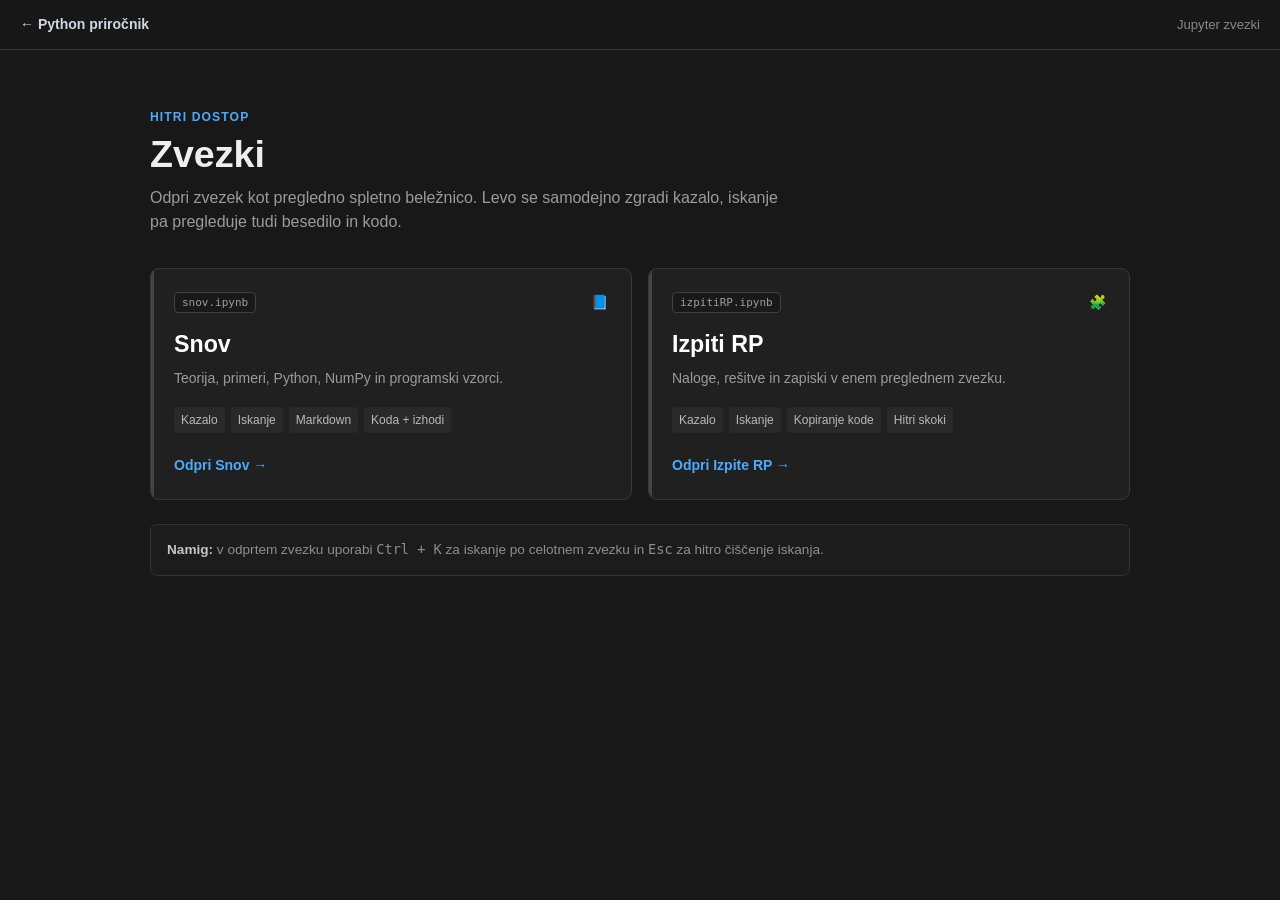
<file: zvezki.html>
<!doctype html>
<html lang="sl">
<head>
  <meta charset="utf-8" />
  <meta name="viewport" content="width=device-width, initial-scale=1" />
  <meta name="description" content="Zvezki Python priročnika." />
  <title>Zvezki — Python priročnik</title>
  <style>
    :root { --bg:#181818; --panel:#202020; --panel2:#252526; --border:#393939; --text:#eee; --muted:#9b9b9b; --accent:#4daafc; }
    * { box-sizing:border-box; }
    body { margin:0; min-height:100vh; background:var(--bg); color:var(--text); font:14px/1.5 -apple-system,BlinkMacSystemFont,"Segoe UI",sans-serif; }
    header { height:50px; display:flex; align-items:center; justify-content:space-between; padding:0 20px; border-bottom:1px solid var(--border); background:#181818f2; }
    header a { color:#cfd8e3; text-decoration:none; font-weight:650; }
    header a:hover { color:white; }
    .brand { color:#888; font-size:.82rem; }
    main { width:min(980px,calc(100% - 32px)); margin:58px auto 90px; }
    .eyebrow { margin:0 0 8px; color:var(--accent); font-size:.76rem; font-weight:800; letter-spacing:.09em; text-transform:uppercase; }
    h1 { font-size:2.35rem; line-height:1.1; margin:0 0 10px; }
    .lead { max-width:650px; color:var(--muted); margin:0 0 34px; font-size:1rem; }
    .grid { display:grid; grid-template-columns:repeat(2,minmax(0,1fr)); gap:16px; }
    .card { position:relative; display:flex; flex-direction:column; min-height:230px; padding:23px; border:1px solid var(--border); border-radius:9px; background:var(--panel); color:inherit; text-decoration:none; transition:.15s ease; overflow:hidden; }
    .card::before { content:""; position:absolute; left:0; top:0; bottom:0; width:3px; background:#444; }
    .card:hover { border-color:#555; transform:translateY(-2px); background:var(--panel2); }
    .card:hover::before { background:var(--accent); }
    .card-top { display:flex; align-items:center; justify-content:space-between; gap:10px; }
    .file-badge { padding:3px 7px; border:1px solid #414141; border-radius:4px; color:#9e9e9e; background:#191919; font:11px Consolas,monospace; }
    .card h2 { margin:14px 0 7px; font-size:1.45rem; color:white; }
    .card p { margin:0; color:var(--muted); }
    .features { display:flex; flex-wrap:wrap; gap:6px; margin-top:18px; }
    .features span { padding:4px 7px; border-radius:4px; background:#292929; color:#b9b9b9; font-size:.75rem; }
    .open { margin-top:auto; padding-top:22px; color:var(--accent); font-weight:750; }
    .tip { margin-top:24px; padding:14px 16px; border:1px solid #333; border-radius:7px; color:#8e8e8e; background:#1c1c1c; font-size:.85rem; }
    .tip strong { color:#c6c6c6; }
    @media(max-width:680px){ .grid{grid-template-columns:1fr;} main{margin-top:34px;} h1{font-size:2rem;} }
  </style>
</head>
<body>
  <header>
    <a href="index.html">← Python priročnik</a>
    <span class="brand">Jupyter zvezki</span>
  </header>
  <main>
    <p class="eyebrow">Hitri dostop</p>
    <h1>Zvezki</h1>
    <p class="lead">Odpri zvezek kot pregledno spletno beležnico. Levo se samodejno zgradi kazalo, iskanje pa pregleduje tudi besedilo in kodo.</p>

    <div class="grid">
      <a class="card" href="notebook.html?file=snov.ipynb">
        <div class="card-top"><span class="file-badge">snov.ipynb</span><span>📘</span></div>
        <h2>Snov</h2>
        <p>Teorija, primeri, Python, NumPy in programski vzorci.</p>
        <div class="features"><span>Kazalo</span><span>Iskanje</span><span>Markdown</span><span>Koda + izhodi</span></div>
        <span class="open">Odpri Snov →</span>
      </a>

      <a class="card" href="notebook.html?file=izpitiRP.ipynb">
        <div class="card-top"><span class="file-badge">izpitiRP.ipynb</span><span>🧩</span></div>
        <h2>Izpiti RP</h2>
        <p>Naloge, rešitve in zapiski v enem preglednem zvezku.</p>
        <div class="features"><span>Kazalo</span><span>Iskanje</span><span>Kopiranje kode</span><span>Hitri skoki</span></div>
        <span class="open">Odpri Izpite RP →</span>
      </a>
    </div>

    <div class="tip"><strong>Namig:</strong> v odprtem zvezku uporabi <code>Ctrl + K</code> za iskanje po celotnem zvezku in <code>Esc</code> za hitro čiščenje iskanja.</div>
  </main>
</body>
</html>
</file>
<file: styles.css>
:root {
  --bg: #f6f7fb;
  --surface: #ffffff;
  --surface-soft: #f0f3f9;
  --text: #172033;
  --muted: #5d687c;
  --line: #dfe4ee;
  --primary: #3157d5;
  --primary-soft: #e9eeff;
  --accent: #0d7d66;
  --warning: #8a5a00;
  --warning-bg: #fff5d9;
  --code-bg: #101827;
  --code-text: #e9eef8;
  --shadow: 0 10px 30px rgba(24, 35, 58, 0.08);
  --radius: 16px;
  --sidebar: 270px;
}

* {
  box-sizing: border-box;
}

html {
  scroll-behavior: smooth;
  scroll-padding-top: 24px;
}

body {
  margin: 0;
  background: var(--bg);
  color: var(--text);
  font-family: Inter, ui-sans-serif, system-ui, -apple-system, BlinkMacSystemFont,
    "Segoe UI", sans-serif;
  line-height: 1.55;
}

a {
  color: var(--primary);
}

code,
pre {
  font-family: "Cascadia Code", "SFMono-Regular", Consolas, monospace;
}

code:not(pre code) {
  padding: 0.12rem 0.38rem;
  border: 1px solid #d9e0ee;
  border-radius: 6px;
  background: #eef1f7;
  color: #24345a;
  font-size: 0.92em;
}

.layout {
  display: grid;
  grid-template-columns: var(--sidebar) minmax(0, 1fr);
  min-height: 100vh;
}

.sidebar {
  position: sticky;
  top: 0;
  height: 100vh;
  overflow-y: auto;
  padding: 28px 20px;
  background: #101827;
  color: #dce5f6;
}

.brand {
  margin: 0 0 4px;
  color: white;
  font-size: 1.22rem;
}

.brand-subtitle {
  margin: 0 0 22px;
  color: #9eabc0;
  font-size: 0.88rem;
}

.nav-label {
  margin: 22px 10px 8px;
  color: #8190a9;
  font-size: 0.7rem;
  font-weight: 800;
  letter-spacing: 0.1em;
  text-transform: uppercase;
}

.nav {
  display: grid;
  gap: 4px;
}

.nav a {
  display: block;
  padding: 8px 10px;
  border-radius: 9px;
  color: #dce5f6;
  text-decoration: none;
  font-size: 0.92rem;
}

.nav a:hover,
.nav a:focus-visible {
  background: #22304a;
  color: white;
  outline: none;
}

.nav a.emphasis {
  color: #aebfff;
  font-weight: 700;
}

.content {
  width: min(1180px, 100%);
  padding: 42px clamp(22px, 5vw, 72px) 90px;
}

.hero {
  padding: clamp(26px, 4vw, 46px);
  border: 1px solid #dbe2f3;
  border-radius: 24px;
  background:
    radial-gradient(circle at 90% 10%, rgba(49, 87, 213, 0.17), transparent 30%),
    linear-gradient(145deg, #ffffff, #f3f6ff);
  box-shadow: var(--shadow);
}

.eyebrow {
  margin: 0 0 8px;
  color: var(--primary);
  font-size: 0.78rem;
  font-weight: 800;
  letter-spacing: 0.12em;
  text-transform: uppercase;
}

h1,
h2,
h3 {
  line-height: 1.2;
}

h1 {
  margin: 0;
  font-size: clamp(2rem, 5vw, 3.5rem);
  letter-spacing: -0.045em;
}

.hero p {
  max-width: 760px;
  margin: 14px 0 0;
  color: var(--muted);
  font-size: 1.05rem;
}

.search-wrap {
  position: relative;
  margin-top: 24px;
}

.search-wrap input {
  width: 100%;
  padding: 15px 48px 15px 16px;
  border: 2px solid #ced8f6;
  border-radius: 12px;
  background: white;
  color: var(--text);
  font: inherit;
  font-size: 1rem;
}

.search-wrap input:focus {
  border-color: var(--primary);
  outline: 3px solid rgba(49, 87, 213, 0.12);
}

.search-hint {
  margin-top: 8px;
  color: var(--muted);
  font-size: 0.84rem;
}

.shortcut {
  display: inline-block;
  padding: 1px 7px;
  border: 1px solid #cdd4e3;
  border-radius: 5px;
  background: #fff;
  color: #4c586e;
  font-size: 0.78rem;
  box-shadow: 0 1px 0 #cdd4e3;
}

.notice {
  margin-top: 20px;
  padding: 14px 16px;
  border-left: 4px solid #d69717;
  border-radius: 10px;
  background: var(--warning-bg);
  color: var(--warning);
  font-size: 0.92rem;
}

.quick-links {
  display: grid;
  grid-template-columns: repeat(auto-fit, minmax(180px, 1fr));
  gap: 12px;
  margin-top: 22px;
}

.quick-links a {
  padding: 13px 14px;
  border: 1px solid var(--line);
  border-radius: 12px;
  background: white;
  color: var(--text);
  text-decoration: none;
  font-weight: 700;
}

.quick-links a:hover {
  border-color: var(--primary);
  color: var(--primary);
}

.section {
  margin-top: 58px;
}

.section-heading {
  display: flex;
  align-items: end;
  justify-content: space-between;
  gap: 18px;
  margin-bottom: 18px;
  padding-bottom: 12px;
  border-bottom: 2px solid #dfe4ee;
}

.section-heading h2 {
  margin: 0;
  font-size: clamp(1.55rem, 3vw, 2.15rem);
  letter-spacing: -0.025em;
}

.section-heading p {
  max-width: 560px;
  margin: 0;
  color: var(--muted);
  font-size: 0.92rem;
  text-align: right;
}

.grid {
  display: grid;
  grid-template-columns: repeat(2, minmax(0, 1fr));
  gap: 16px;
}

.grid.three {
  grid-template-columns: repeat(3, minmax(0, 1fr));
}

.card {
  min-width: 0;
  padding: 19px;
  border: 1px solid var(--line);
  border-radius: var(--radius);
  background: var(--surface);
  box-shadow: 0 3px 12px rgba(24, 35, 58, 0.035);
}

.card.wide {
  grid-column: 1 / -1;
}

.card h3 {
  margin: 0 0 8px;
  font-size: 1.06rem;
}

.card p {
  margin: 7px 0;
  color: var(--muted);
}

.card ul {
  margin: 9px 0 0;
  padding-left: 21px;
}

.card li + li {
  margin-top: 5px;
}

.tag {
  display: inline-block;
  margin: 0 4px 5px 0;
  padding: 3px 8px;
  border-radius: 999px;
  background: var(--primary-soft);
  color: #2949b5;
  font-family: "Cascadia Code", Consolas, monospace;
  font-size: 0.77rem;
  font-weight: 700;
}

.tag.green {
  background: #e2f5ef;
  color: #0c735e;
}

pre {
  max-width: 100%;
  margin: 12px 0 0;
  padding: 15px 16px;
  overflow-x: auto;
  border-radius: 11px;
  background: var(--code-bg);
  color: var(--code-text);
  font-size: 0.86rem;
  line-height: 1.55;
  tab-size: 4;
}

.table-wrap {
  overflow-x: auto;
}

table {
  width: 100%;
  border-collapse: collapse;
  font-size: 0.9rem;
}

th,
td {
  padding: 10px 11px;
  border-bottom: 1px solid var(--line);
  text-align: left;
  vertical-align: top;
}

th {
  background: var(--surface-soft);
  color: #445068;
  font-size: 0.78rem;
  letter-spacing: 0.03em;
  text-transform: uppercase;
}

.callout {
  padding: 13px 15px;
  border-radius: 10px;
  background: #eaf7f3;
  color: #145f50;
  font-size: 0.9rem;
}

.danger {
  background: #fff0f0;
  color: #8a3030;
}

.function-legend {
  display: none !important;
}

.function-reference {
  grid-template-columns: 1fr;
}

.function-group {
  padding: 0;
  overflow: hidden;
}

.function-group-heading {
  padding: 19px 20px 15px;
  border-bottom: 1px solid var(--line);
  background: var(--surface-soft);
}

.function-group-heading h3 {
  margin: 0;
  font-size: 1.15rem;
}

.function-group-heading p {
  margin: 6px 0 0;
  font-size: 0.9rem;
}

.function-list {
  display: grid;
}

.function-entry {
  border-bottom: 1px solid var(--line);
  background: white;
}

.function-entry:last-child {
  border-bottom: 0;
}

.function-entry summary {
  display: flex;
  align-items: center;
  justify-content: space-between;
  gap: 14px;
  padding: 13px 18px;
  cursor: pointer;
  list-style: none;
  font-weight: 700;
}

.function-entry summary::-webkit-details-marker {
  display: none;
}

.function-entry summary::after {
  content: "+";
  flex: 0 0 auto;
  color: var(--primary);
  font-size: 1.25rem;
  line-height: 1;
}

.function-entry[open] summary::after {
  content: "−";
}

.function-entry summary:hover {
  background: #f8f9fd;
}

.function-entry summary code {
  min-width: 120px;
  font-size: 0.94rem;
}

.use-tags {
  display: flex;
  flex: 1;
  flex-wrap: wrap;
  justify-content: flex-end;
  gap: 5px;
}

.use-tag {
  padding: 2px 8px;
  border-radius: 999px;
  background: #eaf7f3;
  color: #176454;
  font-size: 0.73rem;
  font-weight: 700;
}

.function-body {
  padding: 3px 18px 18px;
  background: #fbfcff;
}

.function-meaning {
  margin: 9px 0 13px;
}

.function-two-col {
  display: grid;
  grid-template-columns: repeat(2, minmax(0, 1fr));
  gap: 12px;
}

.function-two-col pre {
  height: 100%;
  margin-top: 5px;
  font-size: 0.82rem;
}

.mini-label {
  color: #5d687c;
  font-size: 0.72rem;
  font-weight: 800;
  letter-spacing: 0.08em;
  text-transform: uppercase;
}

.function-body p {
  margin: 13px 0 0;
  color: var(--text);
  font-size: 0.9rem;
}

.function-note {
  margin-top: 11px;
  padding: 10px 12px;
  border-left: 3px solid #3157d5;
  border-radius: 8px;
  background: #eef2ff;
  color: #35466f;
  font-size: 0.87rem;
}

.hidden-by-search {
  display: none !important;
}

.no-results {
  display: none;
  margin-top: 20px;
  padding: 20px;
  border: 1px dashed #bbc4d5;
  border-radius: 12px;
  color: var(--muted);
  text-align: center;
}

.footer {
  margin-top: 64px;
  padding-top: 20px;
  border-top: 1px solid var(--line);
  color: var(--muted);
  font-size: 0.86rem;
}

@media (max-width: 920px) {
  .layout {
    display: block;
  }

  .sidebar {
    position: relative;
    width: 100%;
    height: auto;
    padding: 18px 20px;
  }

  .nav {
    display: flex;
    gap: 5px;
    overflow-x: auto;
    padding-bottom: 4px;
  }

  .nav a {
    flex: 0 0 auto;
  }

  .nav-label,
  .brand-subtitle {
    display: none;
  }

  .brand {
    margin-bottom: 10px;
  }

  .content {
    padding: 24px 18px 70px;
  }

  .grid,
  .grid.three,
  .function-two-col {
    grid-template-columns: 1fr;
  }

  .section-heading {
    display: block;
  }

  .section-heading p {
    margin-top: 8px;
    text-align: left;
  }

  .function-entry summary {
    align-items: flex-start;
  }

  .use-tags {
    justify-content: flex-start;
  }
}

@media print {
  .sidebar,
  .search-wrap,
  .quick-links,
  .notice {
    display: none;
  }

  .layout {
    display: block;
  }

  .content {
    width: 100%;
    padding: 0;
  }

  .card {
    break-inside: avoid;
    box-shadow: none;
  }
}
</file>
